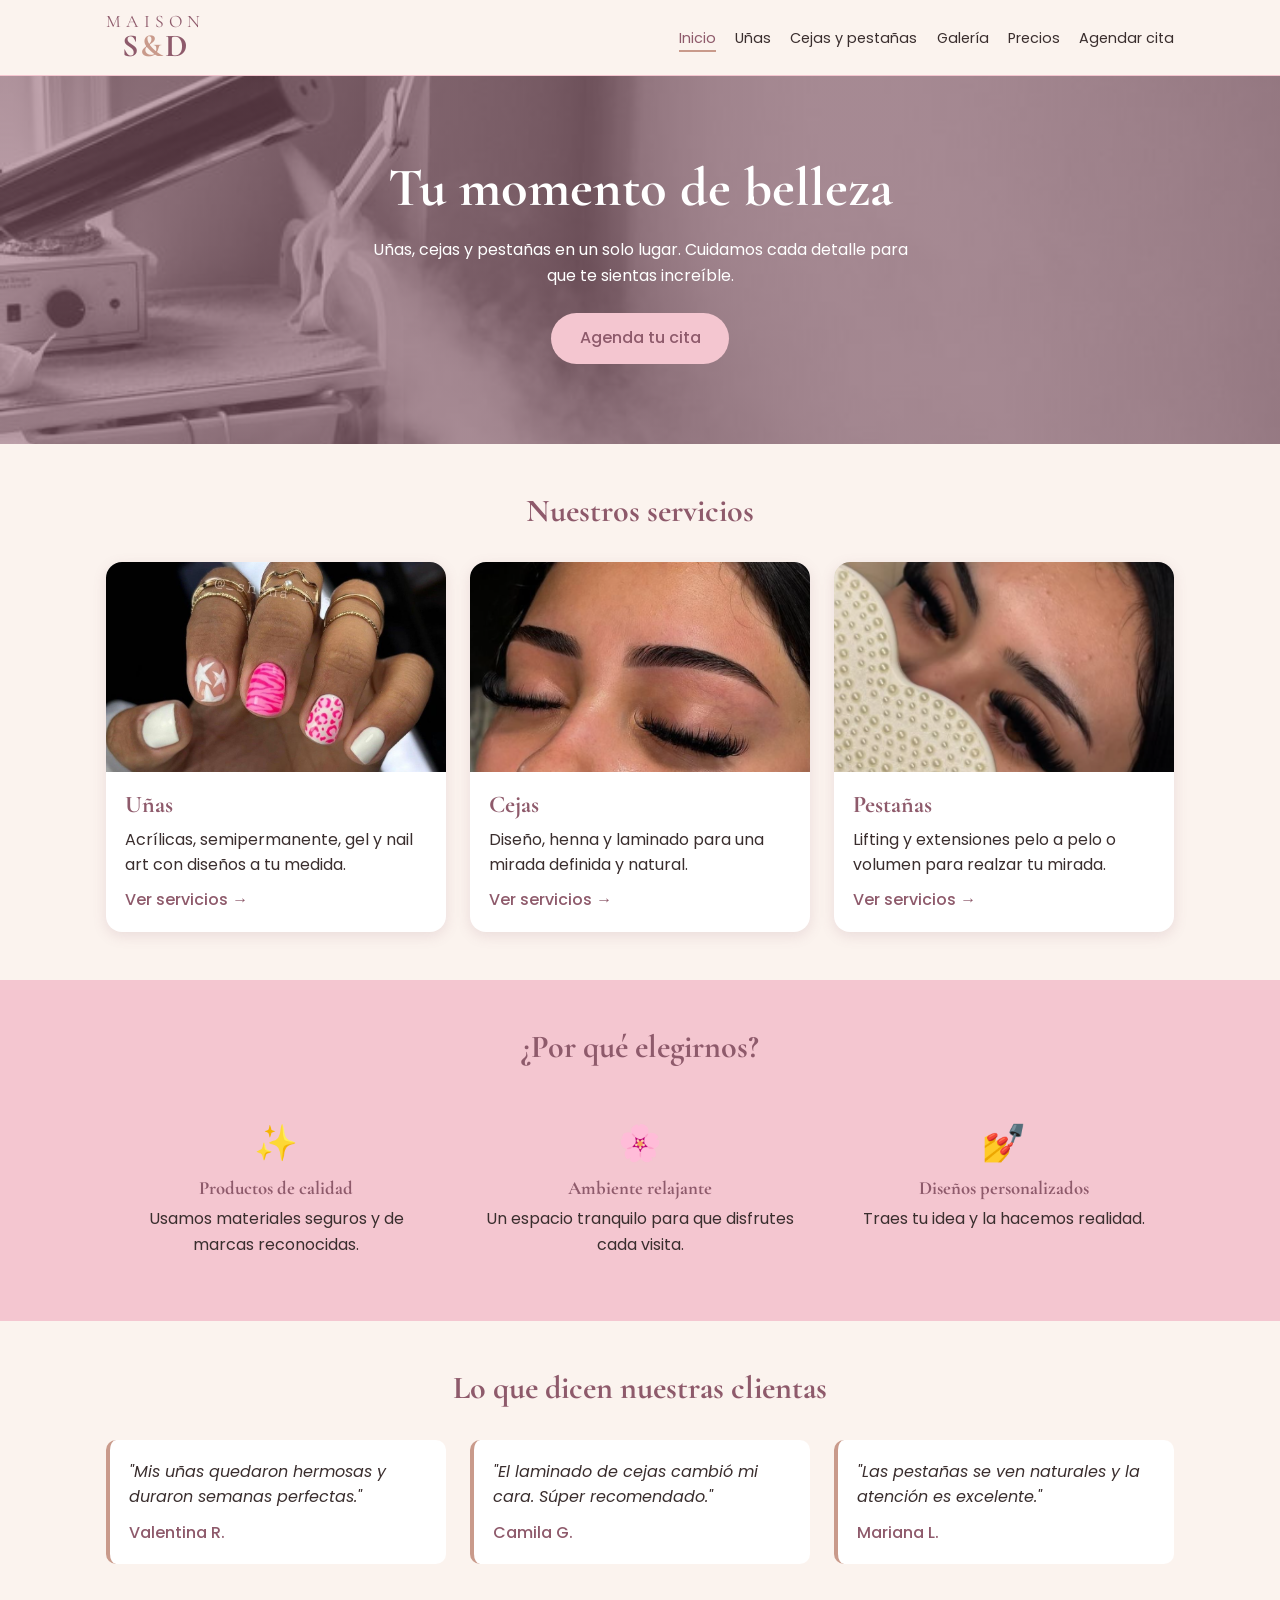
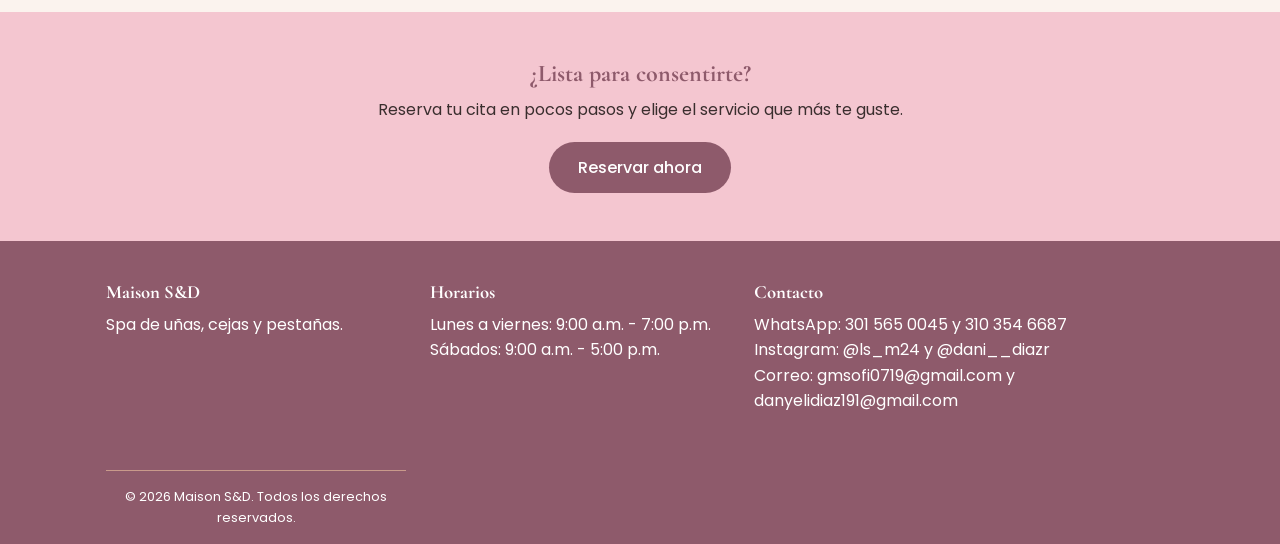
<file: index.html>
<!DOCTYPE html>
<html lang="es">
<head>
  <meta charset="UTF-8">
  <meta name="viewport" content="width=device-width, initial-scale=1.0">
  <meta name="description" content="Maison S&D: spa de uñas, cejas y pestañas. Agenda tu cita y vive tu momento de belleza.">
  <title>Maison S&D | Spa de uñas, cejas y pestañas</title>
  <link rel="preconnect" href="https://fonts.googleapis.com">
  <link rel="preconnect" href="https://fonts.gstatic.com" crossorigin>
  <link href="https://fonts.googleapis.com/css2?family=Cormorant+Garamond:wght@500;700&family=Poppins:wght@300;400;500&display=swap" rel="stylesheet">
  <link rel="stylesheet" href="css/kit.css">
  <link rel="stylesheet" href="css/styles.css">
   <link rel="icon" href="img/icon-sd.jpeg">
</head>
<body>

  <header class="encabezado">
    <div class="contenedor">
      <a href="index.html" class="logo">Maison <strong>S<span>&amp;</span>D</strong></a>
      <nav>
        <ul class="menu">
          <li><a href="index.html" class="activo">Inicio</a></li>
          <li><a href="unas.html">Uñas</a></li>
          <li><a href="cejas-pestanas.html">Cejas y pestañas</a></li>
          <li><a href="galeria.html">Galería</a></li>
          <li><a href="precios.html">Precios</a></li>
          <li><a href="agendar.html">Agendar cita</a></li>
        </ul>
      </nav>
    </div>
  </header>

  <main>
    <section class="hero">
      <div class="contenedor">
        <h1>Tu momento de belleza</h1>
        <p>Uñas, cejas y pestañas en un solo lugar. Cuidamos cada detalle para que te sientas increíble.</p>
        <a href="agendar.html" class="btn">Agenda tu cita</a>
      </div>
    </section>

    <section>
      <div class="contenedor">
        <h2 class="titulo-seccion">Nuestros servicios</h2>
        <div class="rejilla tres">
          <article class="tarjeta">
            <img src="img/unas.jpg" alt="Manos con uñas decoradas en tonos rosados">
            <div class="tarjeta-texto">
              <h3>Uñas</h3>
              <p>Acrílicas, semipermanente, gel y nail art con diseños a tu medida.</p>
              <a href="unas.html">Ver servicios →</a>
            </div>
          </article>
          <article class="tarjeta">
            <img src="img/cejas.jpg" alt="Cejas diseñadas y perfiladas">
            <div class="tarjeta-texto">
              <h3>Cejas</h3>
              <p>Diseño, henna y laminado para una mirada definida y natural.</p>
              <a href="cejas-pestanas.html">Ver servicios →</a>
            </div>
          </article>
          <article class="tarjeta">
            <img src="img/pestanas.jpg" alt="Pestañas con extensiones pelo a pelo">
            <div class="tarjeta-texto">
              <h3>Pestañas</h3>
              <p>Lifting y extensiones pelo a pelo o volumen para realzar tu mirada.</p>
              <a href="cejas-pestanas.html">Ver servicios →</a>
            </div>
          </article>
        </div>
      </div>
    </section>

    <section class="fondo-rosa">
      <div class="contenedor">
        <h2 class="titulo-seccion">¿Por qué elegirnos?</h2>
        <div class="rejilla tres">
          <div class="beneficio">
            <div class="icono">✨</div>
            <h3>Productos de calidad</h3>
            <p>Usamos materiales seguros y de marcas reconocidas.</p>
          </div>
          <div class="beneficio">
            <div class="icono">🌸</div>
            <h3>Ambiente relajante</h3>
            <p>Un espacio tranquilo para que disfrutes cada visita.</p>
          </div>
          <div class="beneficio">
            <div class="icono">💅</div>
            <h3>Diseños personalizados</h3>
            <p>Traes tu idea y la hacemos realidad.</p>
          </div>
        </div>
      </div>
    </section>

    <section>
      <div class="contenedor">
        <h2 class="titulo-seccion">Lo que dicen nuestras clientas</h2>
        <div class="rejilla tres">
          <div class="testimonio">
            <p>"Mis uñas quedaron hermosas y duraron semanas perfectas."</p>
            <span>Valentina R.</span>
          </div>
          <div class="testimonio">
            <p>"El laminado de cejas cambió mi cara. Súper recomendado."</p>
            <span>Camila G.</span>
          </div>
          <div class="testimonio">
            <p>"Las pestañas se ven naturales y la atención es excelente."</p>
            <span>Mariana L.</span>
          </div>
        </div>
      </div>
    </section>

    <section class="fondo-rosa llamado">
      <div class="contenedor">
        <h2>¿Lista para consentirte?</h2>
        <p>Reserva tu cita en pocos pasos y elige el servicio que más te guste.</p>
        <a href="agendar.html" class="btn">Reservar ahora</a>
      </div>
    </section>
  </main>

  <footer class="pie">
    <div class="contenedor">
      <div class="pie-columnas">
        <div>
          <h3>Maison S&amp;D</h3>
          <p>Spa de uñas, cejas y pestañas.</p>
        </div>
        <div>
          <h3>Horarios</h3>
          <ul>
            <li>Lunes a viernes: 9:00 a.m. - 7:00 p.m.</li>
            <li>Sábados: 9:00 a.m. - 5:00 p.m.</li>
          </ul>
        </div>
        <div>
  <h3>Contacto</h3>
  <ul>
    <li>WhatsApp: <a href="https://wa.me/573015650045" target="_blank" rel="noopener">301 565 0045</a> y <a href="https://wa.me/573103546687" target="_blank" rel="noopener">310 354 6687</a></li>
<li>Instagram: <a href="https://instagram.com/ls_m24" target="_blank" rel="noopener">@ls_m24</a> y <a href="https://instagram.com/dani__diazr" target="_blank" rel="noopener">@dani__diazr</a></li>
<li>Correo: <a href="mailto:gmsofi0719@gmail.com">gmsofi0719@gmail.com</a> y <a href="mailto:danyelidiaz191@gmail.com">danyelidiaz191@gmail.com</a></li>
  </ul>
</div>
      <p class="derechos">© 2026 Maison S&amp;D. Todos los derechos reservados.</p>
    </div>
  </footer>

</body>
</html>
</file>
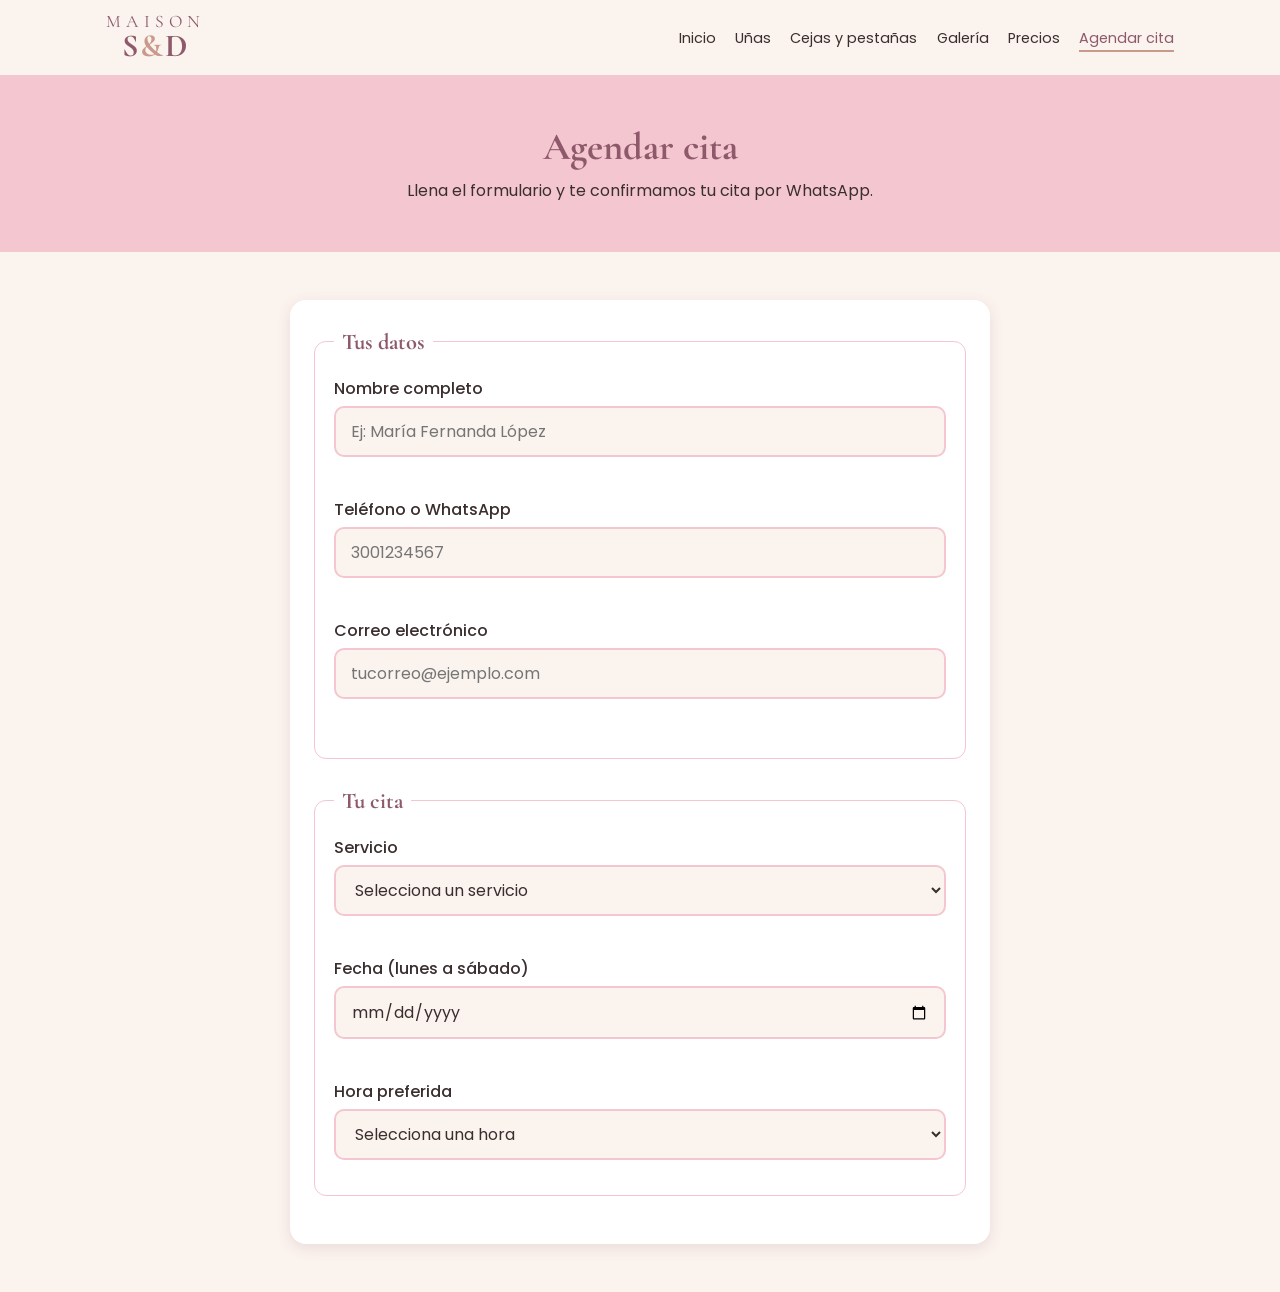
<file: agendar.html>
<!DOCTYPE html>
<html lang="es">
<head>
  <meta charset="UTF-8">
  <meta name="viewport" content="width=device-width, initial-scale=1.0">
  <meta name="description" content="Agenda tu cita en Maison S&D: uñas, cejas y pestañas. Elige tu servicio, fecha y hora.">
  <title>Agendar cita | Maison S&D</title>
  <link rel="preconnect" href="https://fonts.googleapis.com">
  <link rel="preconnect" href="https://fonts.gstatic.com" crossorigin>
  <link href="https://fonts.googleapis.com/css2?family=Cormorant+Garamond:wght@500;700&family=Poppins:wght@300;400;500&display=swap" rel="stylesheet">
  <link rel="stylesheet" href="css/kit.css">
  <link rel="stylesheet" href="css/styles.css">
   <link rel="icon" href="img/icon-sd.jpeg">
</head>
<body>

  <header class="encabezado">
    <div class="contenedor">
      <a href="index.html" class="logo">Maison <strong>S<span>&amp;</span>D</strong></a>
      <nav>
        <ul class="menu">
          <li><a href="index.html">Inicio</a></li>
          <li><a href="unas.html">Uñas</a></li>
          <li><a href="cejas-pestanas.html">Cejas y pestañas</a></li>
          <li><a href="galeria.html">Galería</a></li>
          <li><a href="precios.html">Precios</a></li>
          <li><a href="agendar.html" class="activo">Agendar cita</a></li>
        </ul>
      </nav>
    </div>
  </header>

  <main>
    <section class="banner-pagina">
      <div class="contenedor">
        <h1>Agendar cita</h1>
        <p>Llena el formulario y te confirmamos tu cita por WhatsApp.</p>
      </div>
    </section>

    <section>
      <div class="contenedor">

        <div id="resumen" class="resumen" hidden aria-live="polite">
          <h2>¡Solicitud recibida!</h2>
          <p id="mensaje-final"></p>
          <dl id="detalle"></dl>
        </div>

        <form id="formAgenda" class="formulario" novalidate>

          <fieldset>
            <legend>Tus datos</legend>

            <div class="campo">
              <label for="nombre">Nombre completo</label>
              <input type="text" id="nombre" name="nombre" placeholder="Ej: María Fernanda López"
                     required minlength="3" maxlength="60"
                     pattern="[A-Za-zÁÉÍÓÚáéíóúÑñÜü ]+" autocomplete="name">
              <small class="error" id="error-nombre"></small>
            </div>

            <div class="campo">
              <label for="telefono">Teléfono o WhatsApp</label>
              <input type="tel" id="telefono" name="telefono" placeholder="3001234567"
                     required pattern="[0-9]{10}" maxlength="10" inputmode="numeric" autocomplete="tel">
              <small class="error" id="error-telefono"></small>
            </div>

            <div class="campo">
              <label for="correo">Correo electrónico</label>
              <input type="email" id="correo" name="correo" placeholder="tucorreo@ejemplo.com"
                     required autocomplete="email">
              <small class="error" id="error-correo"></small>
            </div>
          </fieldset>

          <fieldset>
            <legend>Tu cita</legend>

            <div class="campo">
              <label for="servicio">Servicio</label>
              <select id="servicio" name="servicio" required>
                <option value="">Selecciona un servicio</option>
                <optgroup label="Uñas">
                  <option>Uñas acrílicas</option>
                  <option>Semipermanente</option>
                  <option>Gel</option>
                  <option>Press-on</option>
                  <option>Nail art</option>
                  <option>Manicure spa</option>
                </optgroup>
                <optgroup label="Cejas">
                  <option>Diseño de cejas</option>
                  <option>Diseño con henna</option>
                  <option>Laminado de cejas</option>
                </optgroup>
                <optgroup label="Pestañas">
                  <option>Lifting de pestañas</option>
                  <option>Extensiones pelo a pelo</option>
                  <option>Extensiones volumen</option>
                  <option>Retoque de pestañas</option>
                </optgroup>
                <optgroup label="Combos">
                  <option>Combo Manos y mirada</option>
                  <option>Combo Glam</option>
                  <option>Combo Día de spa completo</option>
                </optgroup>
              </select>
              <small class="error" id="error-servicio"></small>
            </div>

            <div class="campo">
              <label for="fecha">Fecha (lunes a sábado)</label>
              <input type="date" id="fecha" name="fecha" required>
              <small class="error" id="error-fecha"></small>
            </div>

            <div class="campo">
              <label for="hora">Hora preferida</label>
              <select id="hora" name="hora" required>
                <option value="">Selecciona una hora</option>
                <option>9:00 a.m.</option>
                <option>10:00 a.m.</option>
                <option>11:00 a.m.</option>
                <option>12:00 m.</option>
                <option>2:00 p.m.</option>
                <option>3:00 p.m.</option>
                <option>4:00 p.m.</option>
                <option>5:00 p.m.</option>
              </select>
              <small class="error"
</file>
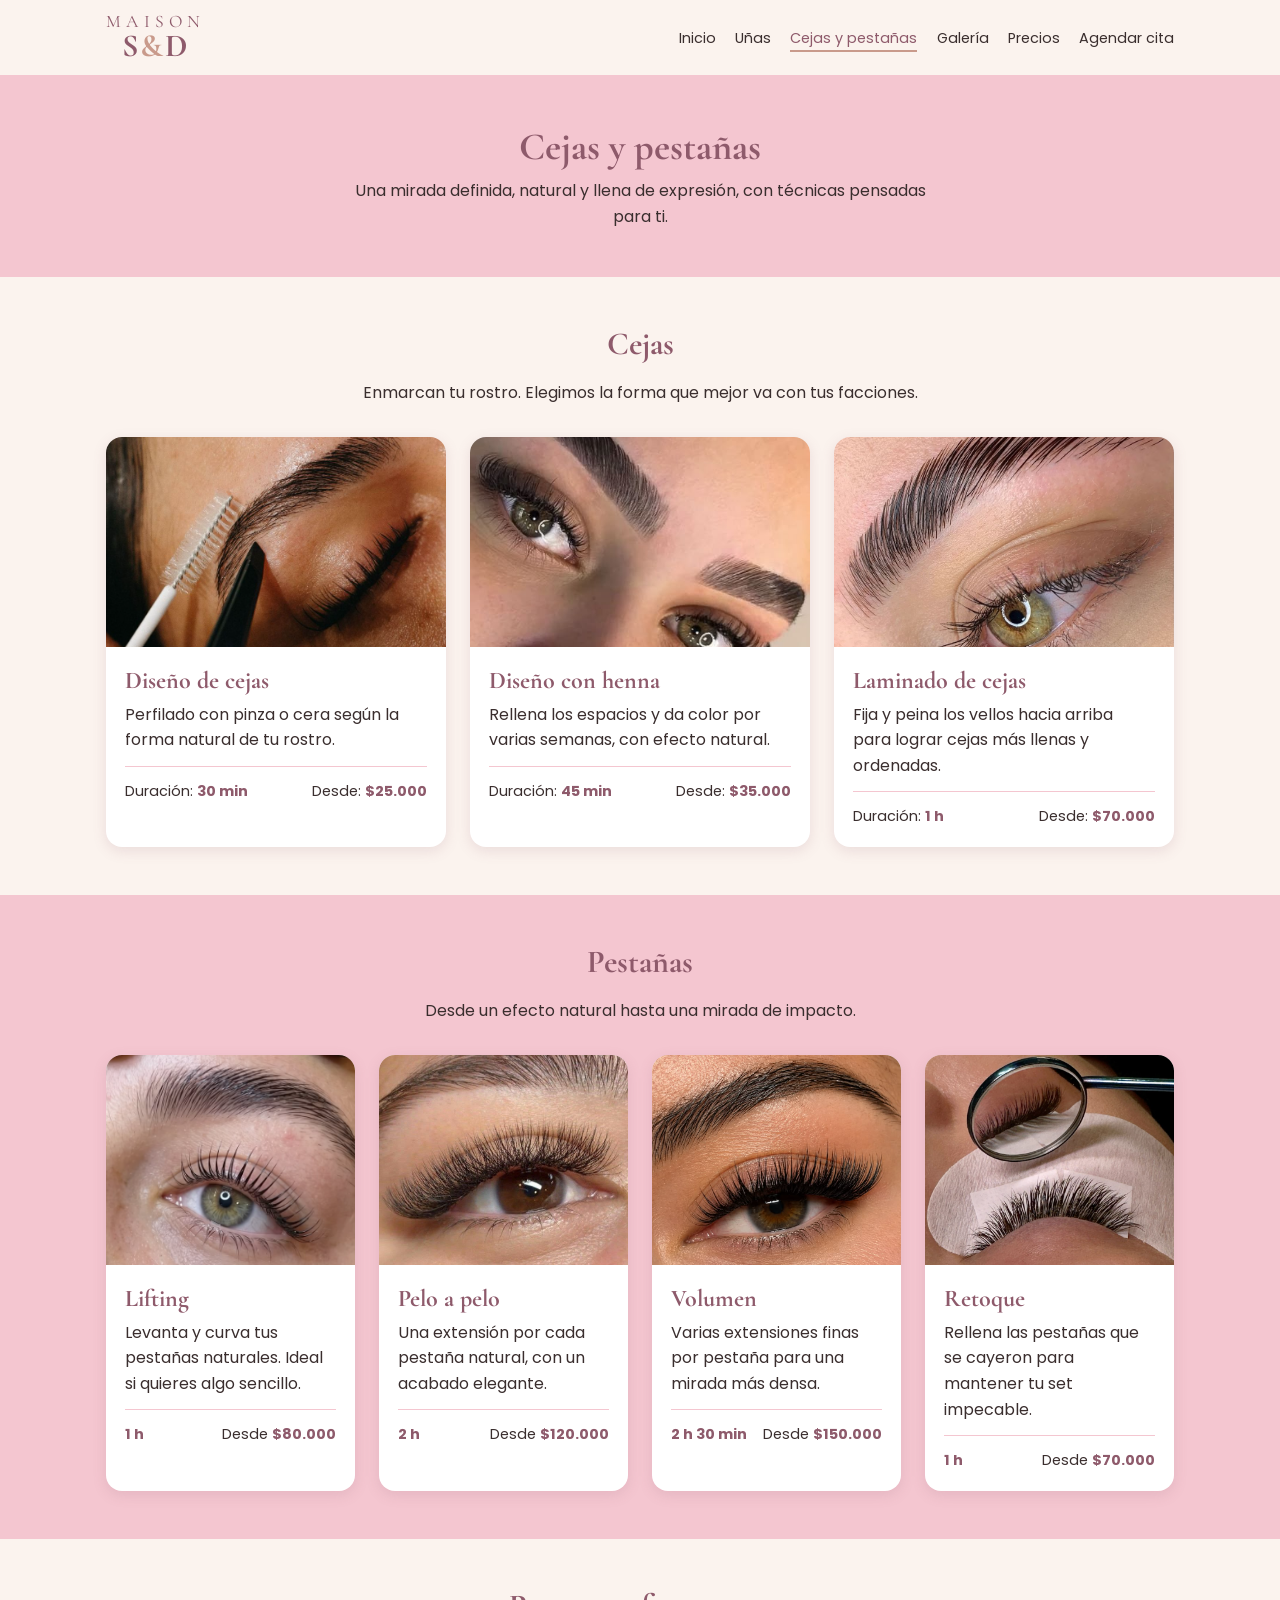
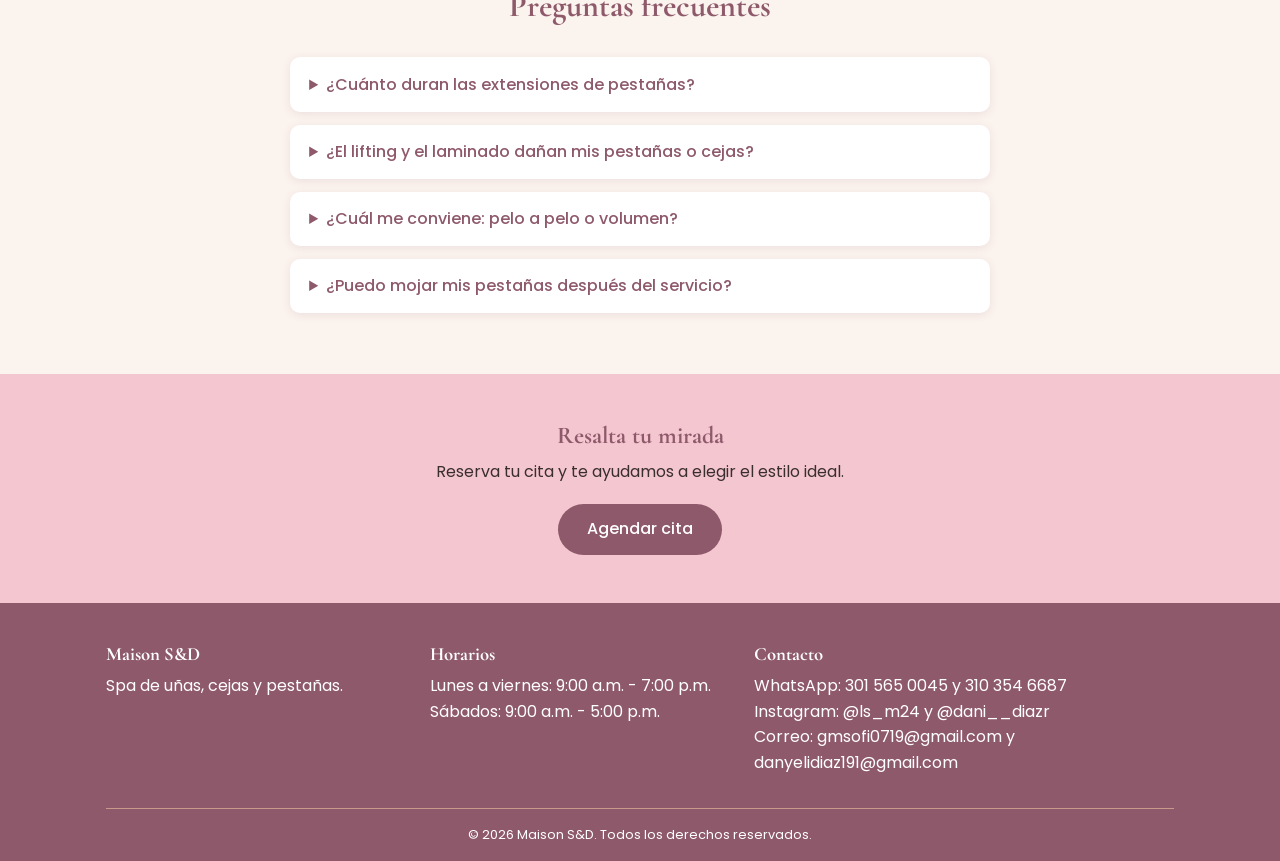
<file: cejas-pestanas.html>
<!DOCTYPE html>
<html lang="es">
<head>
  <meta charset="UTF-8">
  <meta name="viewport" content="width=device-width, initial-scale=1.0">
  <meta name="description" content="Diseño de cejas, henna, laminado, lifting y extensiones de pestañas en Maison S&D.">
  <title>Cejas y pestañas | Maison S&D</title>
  <link rel="preconnect" href="https://fonts.googleapis.com">
  <link rel="preconnect" href="https://fonts.gstatic.com" crossorigin>
  <link href="https://fonts.googleapis.com/css2?family=Cormorant+Garamond:wght@500;700&family=Poppins:wght@300;400;500&display=swap" rel="stylesheet">
  <link rel="stylesheet" href="css/kit.css">
  <link rel="stylesheet" href="css/styles.css">
   <link rel="icon" href="img/icon-sd.jpeg">
</head>
<body>

  <header class="encabezado">
    <div class="contenedor">
      <a href="index.html" class="logo">Maison <strong>S<span>&amp;</span>D</strong></a>
      <nav>
        <ul class="menu">
          <li><a href="index.html">Inicio</a></li>
          <li><a href="unas.html">Uñas</a></li>
          <li><a href="cejas-pestanas.html" class="activo">Cejas y pestañas</a></li>
          <li><a href="galeria.html">Galería</a></li>
          <li><a href="precios.html">Precios</a></li>
          <li><a href="agendar.html">Agendar cita</a></li>
        </ul>
      </nav>
    </div>
  </header>

  <main>
    <section class="banner-pagina">
      <div class="contenedor">
        <h1>Cejas y pestañas</h1>
        <p>Una mirada definida, natural y llena de expresión, con técnicas pensadas para ti.</p>
      </div>
    </section>

    <section>
      <div class="contenedor">
        <h2 class="titulo-seccion">Cejas</h2>
        <p class="subtitulo">Enmarcan tu rostro. Elegimos la forma que mejor va con tus facciones.</p>
        <div class="rejilla tres">

          <article class="tarjeta">
            <img src="img/cejas-diseno.jpg" alt="Cejas con diseño y perfilado" loading="lazy">
            <div class="tarjeta-texto">
              <h3>Diseño de cejas</h3>
              <p>Perfilado con pinza o cera según la forma natural de tu rostro.</p>
              <ul class="datos">
                <li>Duración: <strong>30 min</strong></li>
                <li>Desde: <strong>$25.000</strong></li>
              </ul>
            </div>
          </article>

          <article class="tarjeta">
            <img src="img/cejas-henna.jpg" alt="Cejas con henna y color definido" loading="lazy">
            <div class="tarjeta-texto">
              <h3>Diseño con henna</h3>
              <p>Rellena los espacios y da color por varias semanas, con efecto natural.</p>
              <ul class="datos">
                <li>Duración: <strong>45 min</strong></li>
                <li>Desde: <strong>$35.000</strong></li>
              </ul>
            </div>
          </article>

          <article class="tarjeta">
            <img src="img/cejas-laminado.jpg" alt="Cejas laminadas con efecto peinado" loading="lazy">
            <div class="tarjeta-texto">
              <h3>Laminado de cejas</h3>
              <p>Fija y peina los vellos hacia arriba para lograr cejas más llenas y ordenadas.</p>
              <ul class="datos">
                <li>Duración: <strong>1 h</strong></li>
                <li>Desde: <strong>$70.000</strong></li>
              </ul>
            </div>
          </article>

        </div>
      </div>
    </section>

    <section class="fondo-rosa">
      <div class="contenedor">
        <h2 class="titulo-seccion">Pestañas</h2>
        <p class="subtitulo">Desde un efecto natural hasta una mirada de impacto.</p>
        <div class="rejilla cuatro">

          <article class="tarjeta">
            <img src="img/pestanas-lifting.jpg" alt="Pestañas con lifting y curvatura natural" loading="lazy">
            <div class="tarjeta-texto">
              <h3>Lifting</h3>
              <p>Levanta y curva tus pestañas naturales. Ideal si quieres algo sencillo.</p>
              <ul class="datos">
                <li><strong>1 h</strong></li>
                <li>Desde <strong>$80.000</strong></li>
              </ul>
            </div>
          </article>

          <article class="tarjeta">
            <img src="img/pestanas-pelo-a-pelo.jpg" alt="Extensiones de pestañas pelo a pelo" loading="lazy">
            <div class="tarjeta-texto">
              <h3>Pelo a pelo</h3>
              <p>Una extensión por cada pestaña natural, con un acabado elegante.</p>
              <ul class="datos">
                <li><strong>2 h</strong></li>
                <li>Desde <strong>$120.000</strong></li>
              </ul>
            </div>
          </article>

          <article class="tarjeta">
            <img src="img/pestanas-volumen.jpg" alt="Extensiones de pestañas volumen" loading="lazy">
            <div class="tarjeta-texto">
              <h3>Volumen</h3>
              <p>Varias extensiones finas por pestaña para una mirada más densa.</p>
              <ul class="datos">
                <li><strong>2 h 30 min</strong></li>
                <li>Desde <strong>$150.000</strong></li>
              </ul>
            </div>
          </article>

          <article class="tarjeta">
            <img src="img/pestanas-retoque.jpg" alt="Retoque de extensiones de pestañas" loading="lazy">
            <div class="tarjeta-texto">
              <h3>Retoque</h3>
              <p>Rellena las pestañas que se cayeron para mantener tu set impecable.</p>
              <ul class="datos">
                <li><strong>1 h</strong></li>
                <li>Desde <strong>$70.000</strong></li>
              </ul>
            </div>
          </article>

        </div>
      </div>
    </section>

    <section>
      <div class="contenedor">
        <h2 class="titulo-seccion">Preguntas frecuentes</h2>
        <div class="faq">
          <details>
            <summary>¿Cuánto duran las extensiones de pestañas?</summary>
            <p>Entre 3 y 4 semanas. Con retoques periódicos puedes mantenerlas siempre completas.</p>
          </details>
          <details>
            <summary>¿El lifting y el laminado dañan mis pestañas o cejas?</summary>
            <p>No, si los hace una profesional con productos de calidad. Son procesos suaves y no son permanentes.</p>
          </details>
          <details>
            <summary>¿Cuál me conviene: pelo a pelo o volumen?</summary>
            <p>El pelo a pelo da un efecto natural y definido. El volumen es más denso y llamativo. En tu cita te asesoramos.</p>
          </details>
          <details>
            <summary>¿Puedo mojar mis pestañas después del servicio?</summary>
            <p>Evita el agua y el vapor durante las primeras 24 horas para que el adhesivo o el tratamiento se fije bien.</p>
          </details>
        </div>
      </div>
    </section>

    <section class="fondo-rosa llamado">
      <div class="contenedor">
        <h2>Resalta tu mirada</h2>
        <p>Reserva tu cita y te ayudamos a elegir el estilo ideal.</p>
        <a href="agendar.html" class="btn">Agendar cita</a>
      </div>
    </section>
  </main>

  <footer class="pie">
    <div class="contenedor">
      <div class="pie-columnas">
        <div>
          <h3>Maison S&amp;D</h3>
          <p>Spa de uñas, cejas y pestañas.</p>
        </div>
        <div>
          <h3>Horarios</h3>
          <ul>
            <li>Lunes a viernes: 9:00 a.m. - 7:00 p.m.</li>
            <li>Sábados: 9:00 a.m. - 5:00 p.m.</li>
          </ul>
        </div>
        <div>
        <h3>Contacto</h3>
        <ul>
          <li>WhatsApp: <a href="https://wa.me/573015650045" target="_blank" rel="noopener">301 565 0045</a> y <a href="https://wa.me/573103546687" target="_blank" rel="noopener">310 354 6687</a></li>
          <li>Instagram: <a href="https://instagram.com/ls_m24" target="_blank" rel="noopener">@ls_m24</a> y <a href="https://instagram.com/dani__diazr" target="_blank" rel="noopener">@dani__diazr</a></li>
          <li>Correo: <a href="mailto:gmsofi0719@gmail.com">gmsofi0719@gmail.com</a> y <a href="mailto:danyelidiaz191@gmail.com">danyelidiaz191@gmail.com</a></li>
        </ul>
      </div>
      </div>
      <p class="derechos">© 2026 Maison S&amp;D. Todos los derechos reservados.</p>
    </div>
  </footer>

</body>
</html>
</file>
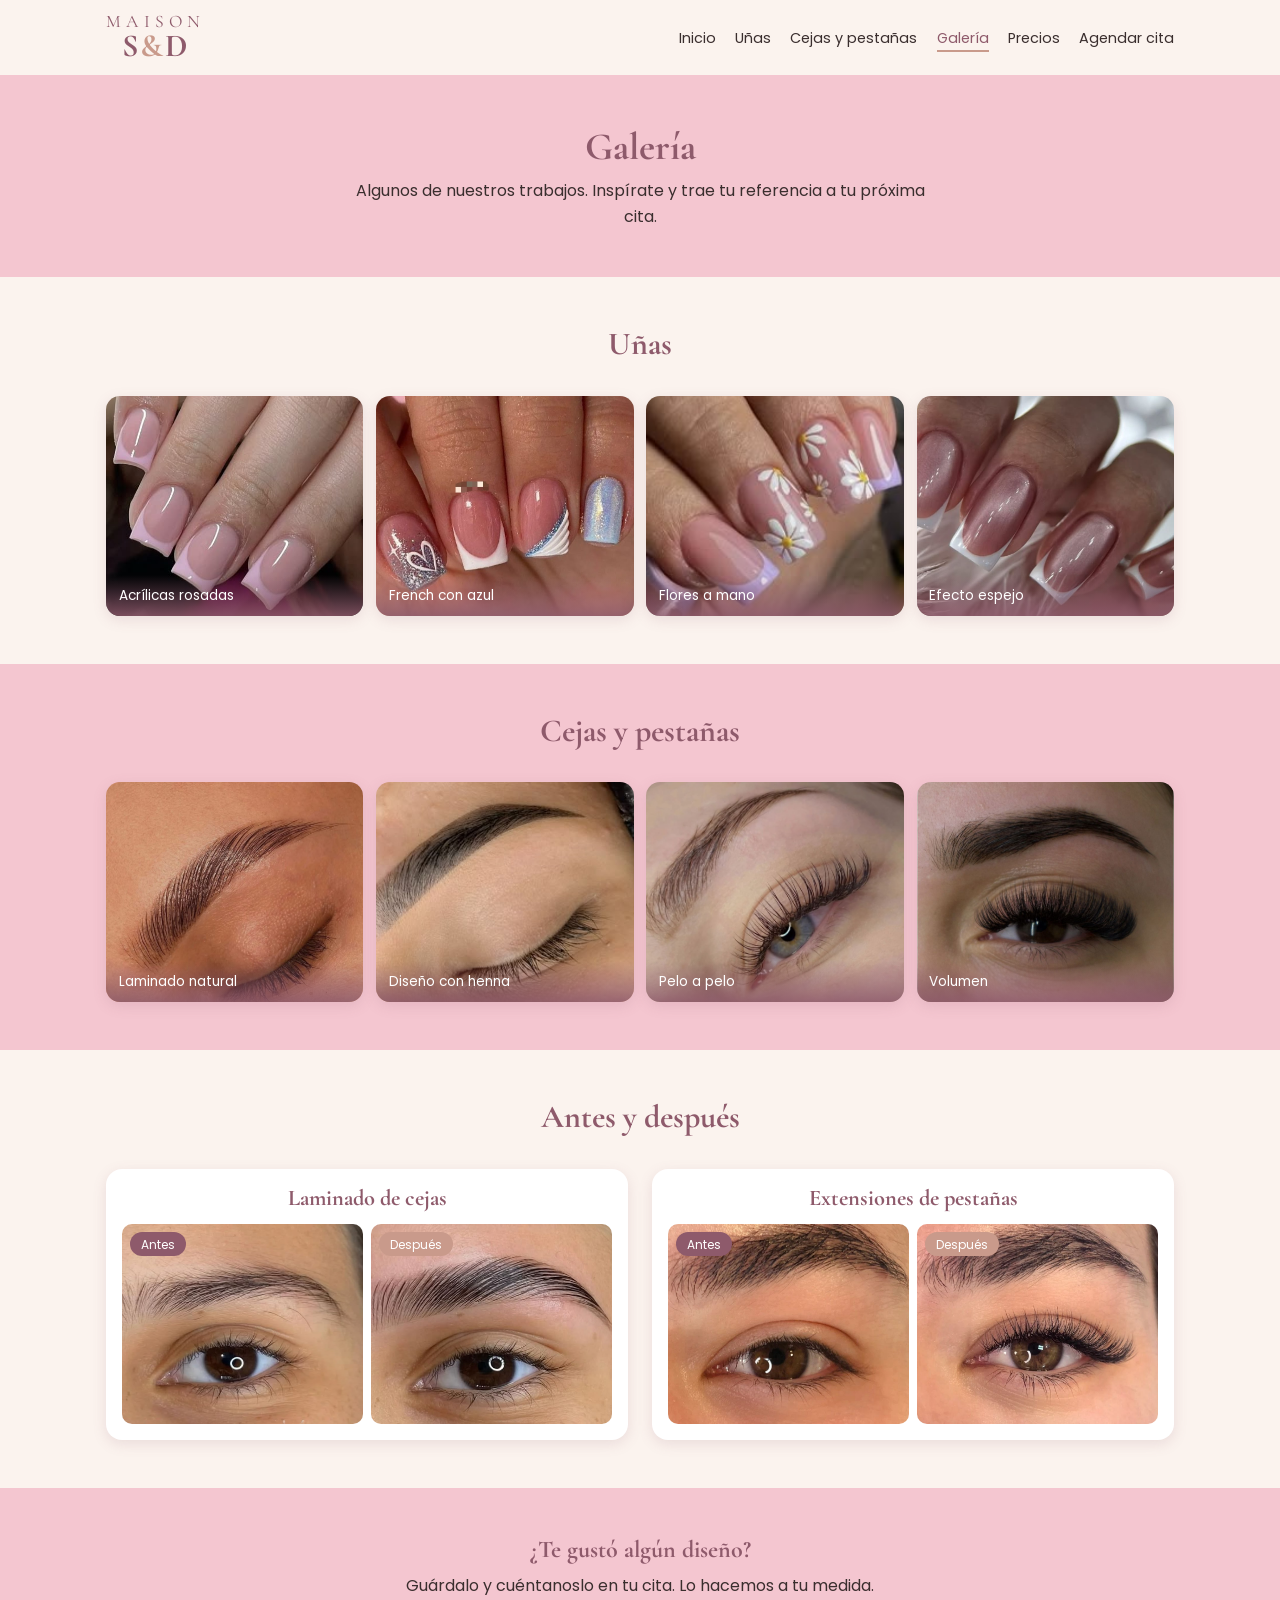
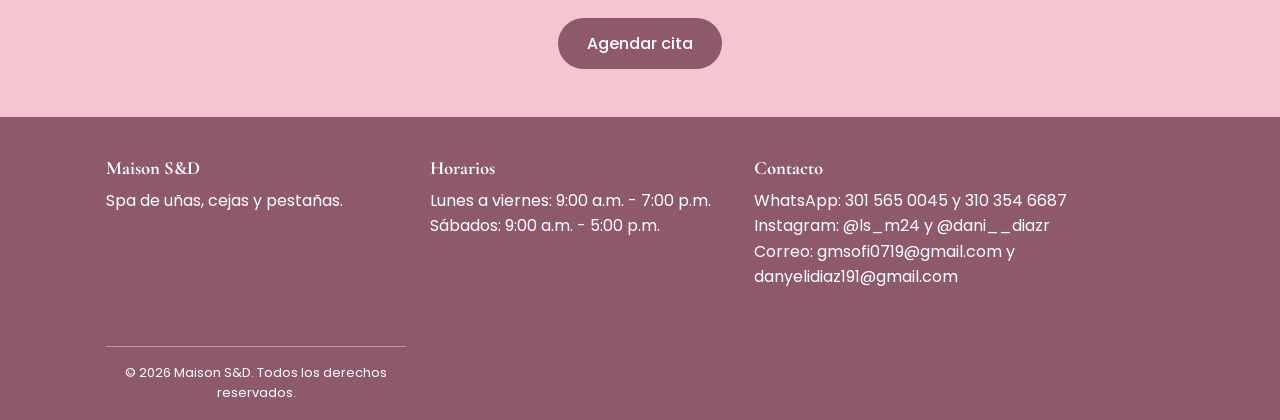
<file: galeria.html>
<!DOCTYPE html>
<html lang="es">
<head>
  <meta charset="UTF-8">
  <meta name="viewport" content="width=device-width, initial-scale=1.0">
  <meta name="description" content="Galería de trabajos de Maison S&D: uñas, cejas y pestañas, con antes y después.">
  <title>Galería | Maison S&D</title>
  <link rel="preconnect" href="https://fonts.googleapis.com">
  <link rel="preconnect" href="https://fonts.gstatic.com" crossorigin>
  <link href="https://fonts.googleapis.com/css2?family=Cormorant+Garamond:wght@500;700&family=Poppins:wght@300;400;500&display=swap" rel="stylesheet">
  <link rel="stylesheet" href="css/kit.css">
  <link rel="stylesheet" href="css/styles.css">
   <link rel="icon" href="img/icon-sd.jpeg">
</head>
<body>

  <header class="encabezado">
    <div class="contenedor">
      <a href="index.html" class="logo">Maison <strong>S<span>&amp;</span>D</strong></a>
      <nav>
        <ul class="menu">
          <li><a href="index.html">Inicio</a></li>
          <li><a href="unas.html">Uñas</a></li>
          <li><a href="cejas-pestanas.html">Cejas y pestañas</a></li>
          <li><a href="galeria.html" class="activo">Galería</a></li>
          <li><a href="precios.html">Precios</a></li>
          <li><a href="agendar.html">Agendar cita</a></li>
        </ul>
      </nav>
    </div>
  </header>

  <main>
    <section class="banner-pagina">
      <div class="contenedor">
        <h1>Galería</h1>
        <p>Algunos de nuestros trabajos. Inspírate y trae tu referencia a tu próxima cita.</p>
      </div>
    </section>

    <section>
      <div class="contenedor">
        <h2 class="titulo-seccion">Uñas</h2>
        <div class="galeria">
          <figure>
            <img src="img/galeria-unas-1.jpg" alt="Uñas acrílicas rosadas con brillo" loading="lazy">
            <figcaption>Acrílicas rosadas</figcaption>
          </figure>
          <figure>
            <img src="img/galeria-unas-2.jpg" alt="Uñas con diseño French y detalles dorados" loading="lazy">
            <figcaption>French con azul</figcaption>
          </figure>
          <figure>
            <img src="img/galeria-unas-3.jpg" alt="Uñas con flores pintadas a mano" loading="lazy">
            <figcaption>Flores a mano</figcaption>
          </figure>
          <figure>
            <img src="img/galeria-unas-4.jpg" alt="Uñas con efecto espejo y pedrería" loading="lazy">
            <figcaption>Efecto espejo</figcaption>
          </figure>
        </div>
      </div>
    </section>

    <section class="fondo-rosa">
      <div class="contenedor">
        <h2 class="titulo-seccion">Cejas y pestañas</h2>
        <div class="galeria">
          <figure>
            <img src="img/galeria-cejas-1.jpg" alt="Cejas laminadas con acabado natural" loading="lazy">
            <figcaption>Laminado natural</figcaption>
          </figure>
          <figure>
            <img src="img/galeria-cejas-2.jpg" alt="Cejas diseñadas con henna" loading="lazy">
            <figcaption>Diseño con henna</figcaption>
          </figure>
          <figure>
            <img src="img/galeria-pestanas-1.jpg" alt="Pestañas con extensiones pelo a pelo" loading="lazy">
            <figcaption>Pelo a pelo</figcaption>
          </figure>
          <figure>
            <img src="img/galeria-pestanas-2.jpg" alt="Pestañas con extensiones volumen" loading="lazy">
            <figcaption>Volumen</figcaption>
          </figure>
        </div>
      </div>
    </section>

    <section>
      <div class="contenedor">
        <h2 class="titulo-seccion">Antes y después</h2>
        <div class="comparacion">

          <article class="caso">
            <h3>Laminado de cejas</h3>
            <div class="caso-fotos">
              <figure>
                <img src="img/antes-cejas.jpg" alt="Cejas antes del laminado" loading="lazy">
                <figcaption>Antes</figcaption>
              </figure>
              <figure>
                <img src="img/despues-cejas.jpg" alt="Cejas después del laminado" loading="lazy">
                <figcaption>Después</figcaption>
              </figure>
            </div>
          </article>

          <article class="caso">
            <h3>Extensiones de pestañas</h3>
            <div class="caso-fotos">
              <figure>
                <img src="img/antes-pestanas.jpg" alt="Pestañas naturales antes de las extensiones" loading="lazy">
                <figcaption>Antes</figcaption>
              </figure>
              <figure>
                <img src="img/despues-pestanas.jpg" alt="Pestañas después de las extensiones" loading="lazy">
                <figcaption>Después</figcaption>
              </figure>
            </div>
          </article>

        </div>
      </div>
    </section>

    <section class="fondo-rosa llamado">
      <div class="contenedor">
        <h2>¿Te gustó algún diseño?</h2>
        <p>Guárdalo y cuéntanoslo en tu cita. Lo hacemos a tu medida.</p>
        <a href="agendar.html" class="btn">Agendar cita</a>
      </div>
    </section>
  </main>

  <footer class="pie">
    <div class="contenedor">
      <div class="pie-columnas">
        <div>
          <h3>Maison S&amp;D</h3>
          <p>Spa de uñas, cejas y pestañas.</p>
        </div>
        <div>
          <h3>Horarios</h3>
          <ul>
            <li>Lunes a viernes: 9:00 a.m. - 7:00 p.m.</li>
            <li>Sábados: 9:00 a.m. - 5:00 p.m.</li>
          </ul>
        </div>
        <div>
  <h3>Contacto</h3>
  <ul>
    <li>WhatsApp: <a href="https://wa.me/573015650045" target="_blank" rel="noopener">301 565 0045</a> y <a href="https://wa.me/573103546687" target="_blank" rel="noopener">310 354 6687</a></li>
<li>Instagram: <a href="https://instagram.com/ls_m24" target="_blank" rel="noopener">@ls_m24</a> y <a href="https://instagram.com/dani__diazr" target="_blank" rel="noopener">@dani__diazr</a></li>
<li>Correo: <a href="mailto:gmsofi0719@gmail.com">gmsofi0719@gmail.com</a> y <a href="mailto:danyelidiaz191@gmail.com">danyelidiaz191@gmail.com</a></li>
  </ul>
</div>
      <p class="derechos">© 2026 Maison S&amp;D. Todos los derechos reservados.</p>
    </div>
  </footer>

</body>
</html>
</file>
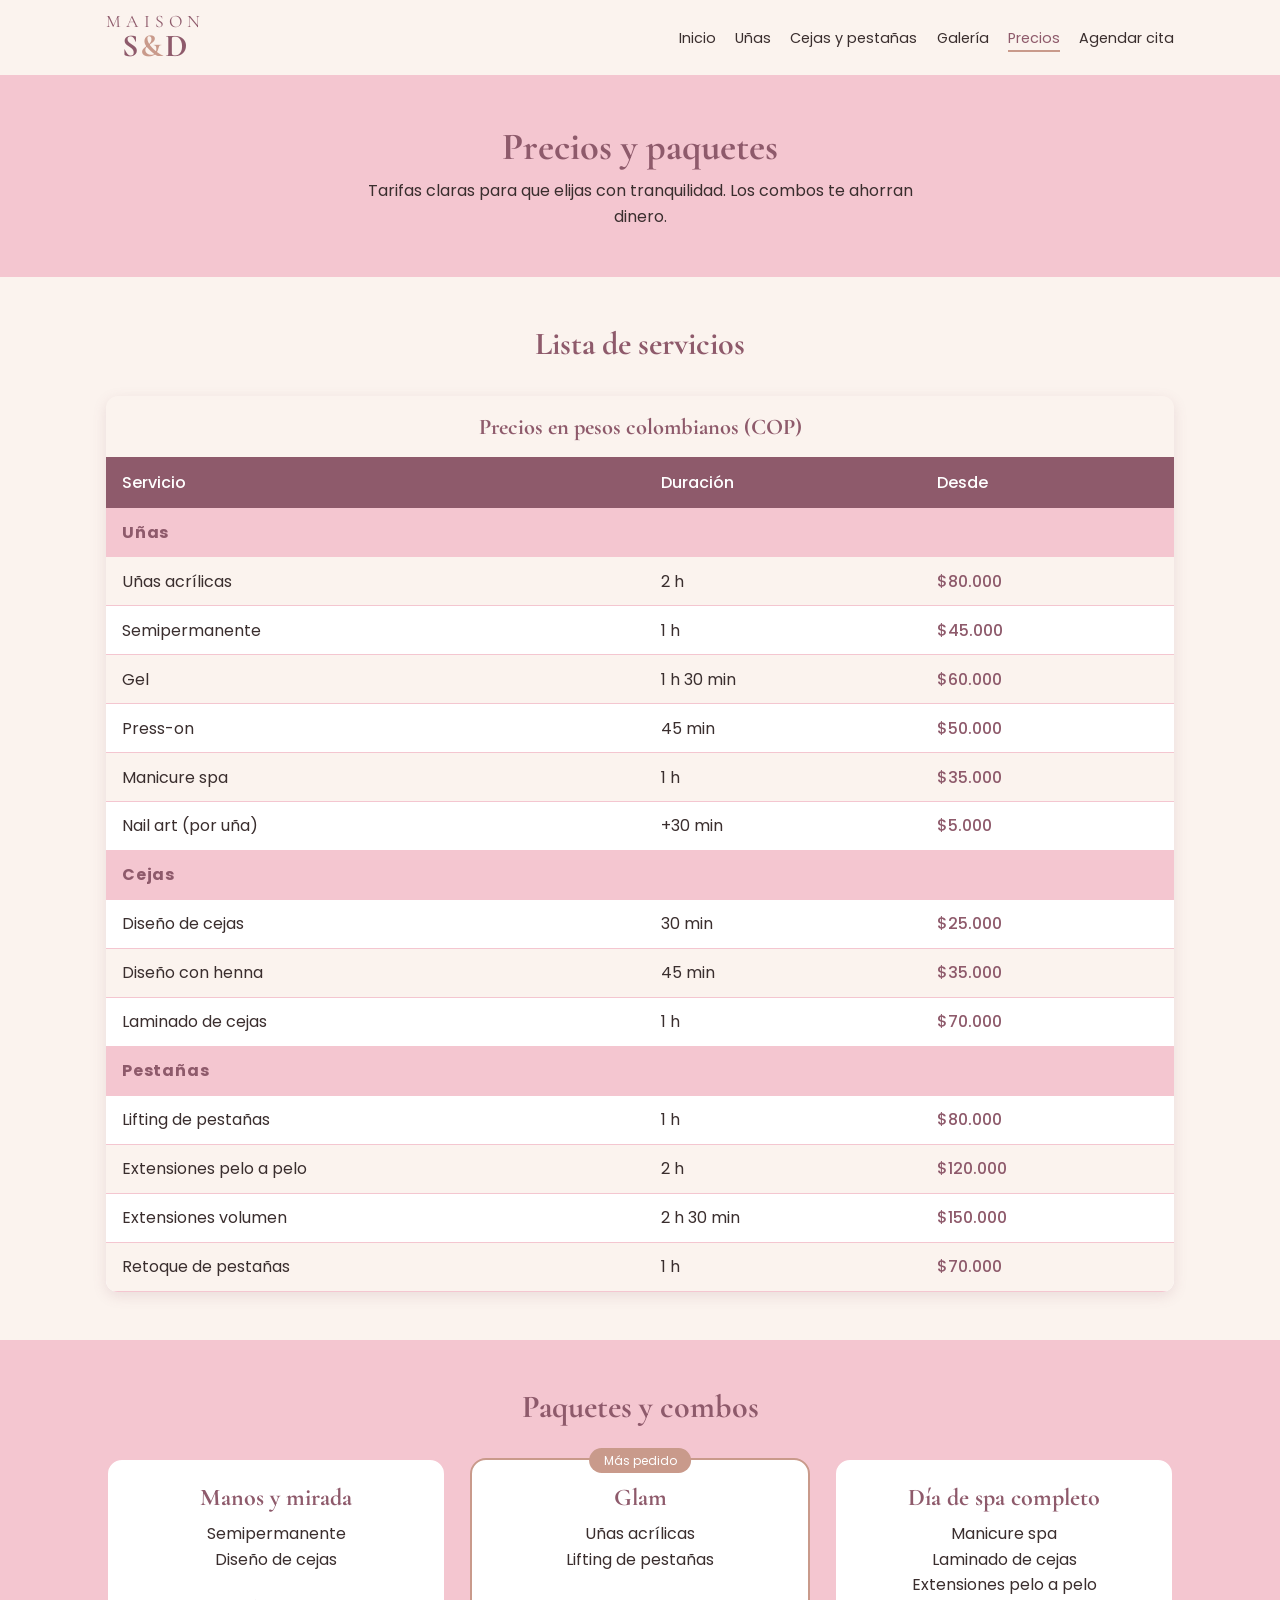
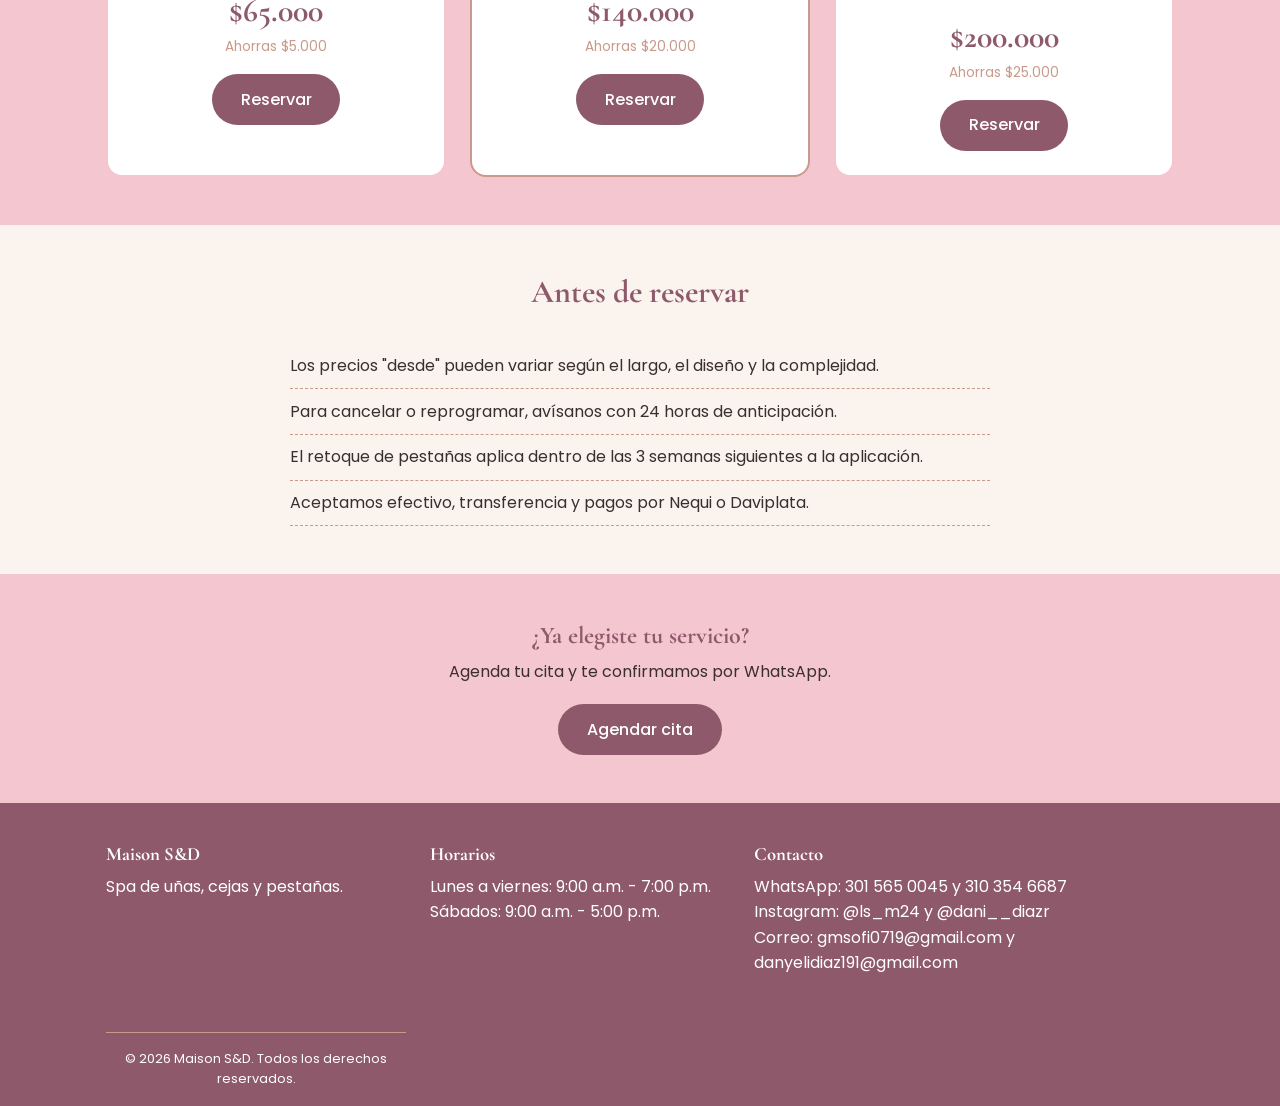
<file: precios.html>
<!DOCTYPE html>
<html lang="es">
<head>
  <meta charset="UTF-8">
  <meta name="viewport" content="width=device-width, initial-scale=1.0">
  <meta name="description" content="Precios y paquetes de Maison S&D: uñas, cejas, pestañas y combos de spa.">
  <title>Precios y paquetes | Maison S&D</title>
  <link rel="preconnect" href="https://fonts.googleapis.com">
  <link rel="preconnect" href="https://fonts.gstatic.com" crossorigin>
  <link href="https://fonts.googleapis.com/css2?family=Cormorant+Garamond:wght@500;700&family=Poppins:wght@300;400;500&display=swap" rel="stylesheet">
  <link rel="stylesheet" href="css/kit.css">
  <link rel="stylesheet" href="css/styles.css">
   <link rel="icon" href="img/icon-sd.jpeg">
</head>
<body>

  <header class="encabezado">
    <div class="contenedor">
      <a href="index.html" class="logo">Maison <strong>S<span>&amp;</span>D</strong></a>
      <nav>
        <ul class="menu">
          <li><a href="index.html">Inicio</a></li>
          <li><a href="unas.html">Uñas</a></li>
          <li><a href="cejas-pestanas.html">Cejas y pestañas</a></li>
          <li><a href="galeria.html">Galería</a></li>
          <li><a href="precios.html" class="activo">Precios</a></li>
          <li><a href="agendar.html">Agendar cita</a></li>
        </ul>
      </nav>
    </div>
  </header>

  <main>
    <section class="banner-pagina">
      <div class="contenedor">
        <h1>Precios y paquetes</h1>
        <p>Tarifas claras para que elijas con tranquilidad. Los combos te ahorran dinero.</p>
      </div>
    </section>

    <section>
      <div class="contenedor">
        <h2 class="titulo-seccion">Lista de servicios</h2>
        <div class="tabla-contenedor">
          <table class="tabla-precios">
            <caption>Precios en pesos colombianos (COP)</caption>
            <thead>
              <tr>
                <th scope="col">Servicio</th>
                <th scope="col">Duración</th>
                <th scope="col">Desde</th>
              </tr>
            </thead>
            <tbody>
              <tr class="categoria"><th colspan="3" scope="colgroup">Uñas</th></tr>
              <tr><th scope="row">Uñas acrílicas</th><td>2 h</td><td>$80.000</td></tr>
              <tr><th scope="row">Semipermanente</th><td>1 h</td><td>$45.000</td></tr>
              <tr><th scope="row">Gel</th><td>1 h 30 min</td><td>$60.000</td></tr>
              <tr><th scope="row">Press-on</th><td>45 min</td><td>$50.000</td></tr>
              <tr><th scope="row">Manicure spa</th><td>1 h</td><td>$35.000</td></tr>
              <tr><th scope="row">Nail art (por uña)</th><td>+30 min</td><td>$5.000</td></tr>

              <tr class="categoria"><th colspan="3" scope="colgroup">Cejas</th></tr>
              <tr><th scope="row">Diseño de cejas</th><td>30 min</td><td>$25.000</td></tr>
              <tr><th scope="row">Diseño con henna</th><td>45 min</td><td>$35.000</td></tr>
              <tr><th scope="row">Laminado de cejas</th><td>1 h</td><td>$70.000</td></tr>

              <tr class="categoria"><th colspan="3" scope="colgroup">Pestañas</th></tr>
              <tr><th scope="row">Lifting de pestañas</th><td>1 h</td><td>$80.000</td></tr>
              <tr><th scope="row">Extensiones pelo a pelo</th><td>2 h</td><td>$120.000</td></tr>
              <tr><th scope="row">Extensiones volumen</th><td>2 h 30 min</td><td>$150.000</td></tr>
              <tr><th scope="row">Retoque de pestañas</th><td>1 h</td><td>$70.000</td></tr>
            </tbody>
          </table>
        </div>
      </div>
    </section>

    <section class="fondo-rosa">
      <div class="contenedor">
        <h2 class="titulo-seccion">Paquetes y combos</h2>
        <div class="rejilla tres">

          <article class="combo">
            <h3>Manos y mirada</h3>
            <ul>
              <li>Semipermanente</li>
              <li>Diseño de cejas</li>
            </ul>
            <p class="precio">$65.000</p>
            <p class="ahorro">Ahorras $5.000</p>
            <a href="agendar.html" class="btn">Reservar</a>
          </article>

          <article class="combo destacado">
            <span class="etiqueta">Más pedido</span>
            <h3>Glam</h3>
            <ul>
              <li>Uñas acrílicas</li>
              <li>Lifting de pestañas</li>
            </ul>
            <p class="precio">$140.000</p>
            <p class="ahorro">Ahorras $20.000</p>
            <a href="agendar.html" class="btn">Reservar</a>
          </article>

          <article class="combo">
            <h3>Día de spa completo</h3>
            <ul>
              <li>Manicure spa</li>
              <li>Laminado de cejas</li>
              <li>Extensiones pelo a pelo</li>
            </ul>
            <p class="precio">$200.000</p>
            <p class="ahorro">Ahorras $25.000</p>
            <a href="agendar.html" class="btn">Reservar</a>
          </article>

        </div>
      </div>
    </section>

    <section>
      <div class="contenedor">
        <h2 class="titulo-seccion">Antes de reservar</h2>
        <ul class="notas">
          <li>Los precios "desde" pueden variar según el largo, el diseño y la complejidad.</li>
          <li>Para cancelar o reprogramar, avísanos con 24 horas de anticipación.</li>
          <li>El retoque de pestañas aplica dentro de las 3 semanas siguientes a la aplicación.</li>
          <li>Aceptamos efectivo, transferencia y pagos por Nequi o Daviplata.</li>
        </ul>
      </div>
    </section>

    <section class="fondo-rosa llamado">
      <div class="contenedor">
        <h2>¿Ya elegiste tu servicio?</h2>
        <p>Agenda tu cita y te confirmamos por WhatsApp.</p>
        <a href="agendar.html" class="btn">Agendar cita</a>
      </div>
    </section>
  </main>

  <footer class="pie">
    <div class="contenedor">
      <div class="pie-columnas">
        <div>
          <h3>Maison S&amp;D</h3>
          <p>Spa de uñas, cejas y pestañas.</p>
        </div>
        <div>
          <h3>Horarios</h3>
          <ul>
            <li>Lunes a viernes: 9:00 a.m. - 7:00 p.m.</li>
            <li>Sábados: 9:00 a.m. - 5:00 p.m.</li>
          </ul>
        </div>
        <div>
        <h3>Contacto</h3>
        <ul>
          <li>WhatsApp: <a href="https://wa.me/573015650045" target="_blank" rel="noopener">301 565 0045</a> y <a href="https://wa.me/573103546687" target="_blank" rel="noopener">310 354 6687</a></li>
          <li>Instagram: <a href="https://instagram.com/ls_m24" target="_blank" rel="noopener">@ls_m24</a> y <a href="https://instagram.com/dani__diazr" target="_blank" rel="noopener">@dani__diazr</a></li>
          <li>Correo: <a href="mailto:gmsofi0719@gmail.com">gmsofi0719@gmail.com</a> y <a href="mailto:danyelidiaz191@gmail.com">danyelidiaz191@gmail.com</a></li>
        </ul>
      </div>
      <p class="derechos">© 2026 Maison S&amp;D. Todos los derechos reservados.</p>
    </div>
  </footer>

</body>
</html>
</file>
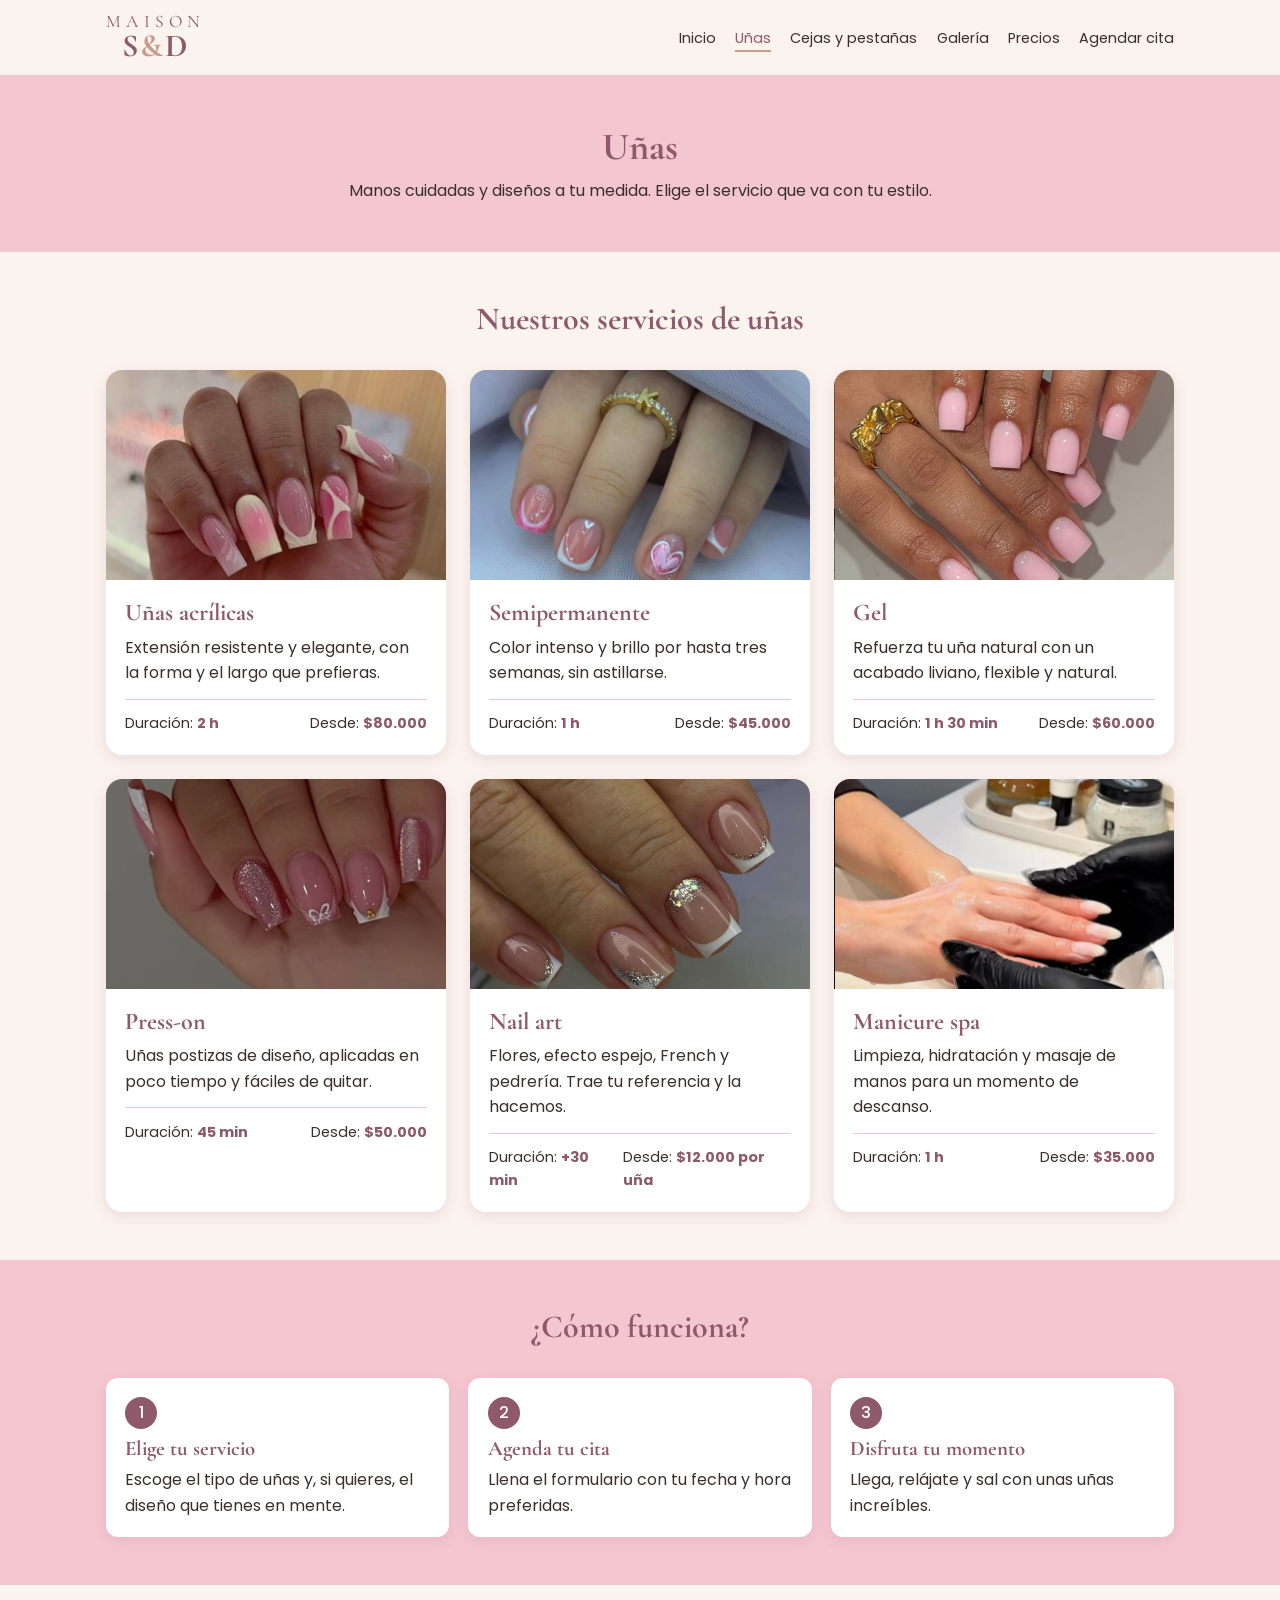
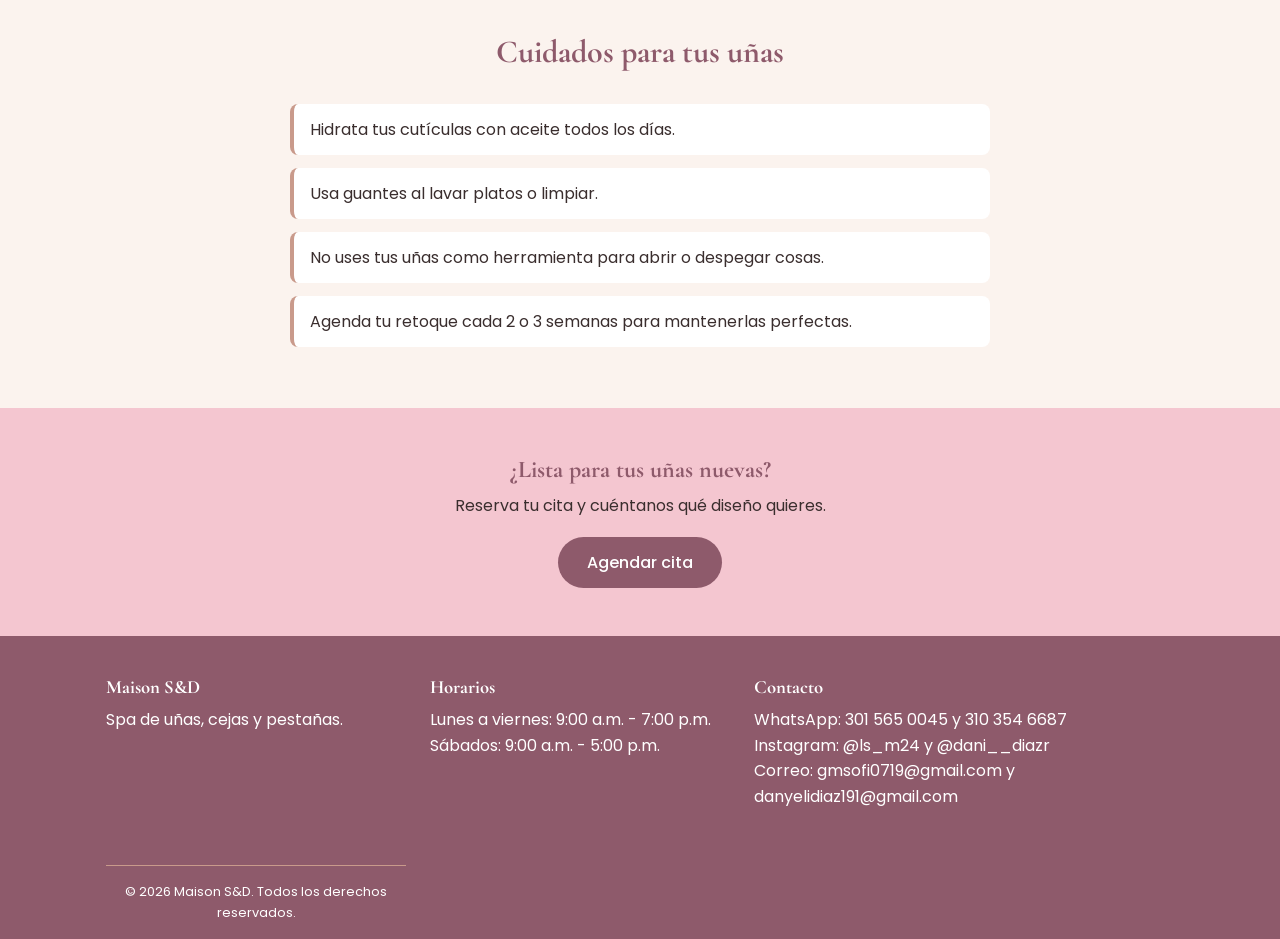
<file: unas.html>
<!DOCTYPE html>
<html lang="es">
<head>
  <meta charset="UTF-8">
  <meta name="viewport" content="width=device-width, initial-scale=1.0">
  <meta name="description" content="Servicios de uñas en Maison S&D: acrílicas, semipermanente, gel, press-on y nail art.">
  <title>Uñas | Maison S&D</title>
  <link rel="preconnect" href="https://fonts.googleapis.com">
  <link rel="preconnect" href="https://fonts.gstatic.com" crossorigin>
  <link href="https://fonts.googleapis.com/css2?family=Cormorant+Garamond:wght@500;700&family=Poppins:wght@300;400;500&display=swap" rel="stylesheet">
  <link rel="stylesheet" href="css/kit.css">
  <link rel="stylesheet" href="css/styles.css">
   <link rel="icon" href="img/icon-sd.jpeg">
</head>
<body>

  <header class="encabezado">
    <div class="contenedor">
      <a href="index.html" class="logo">Maison <strong>S<span>&amp;</span>D</strong></a>
      <nav>
        <ul class="menu">
          <li><a href="index.html">Inicio</a></li>
          <li><a href="unas.html" class="activo">Uñas</a></li>
          <li><a href="cejas-pestanas.html">Cejas y pestañas</a></li>
          <li><a href="galeria.html">Galería</a></li>
          <li><a href="precios.html">Precios</a></li>
          <li><a href="agendar.html">Agendar cita</a></li>
        </ul>
      </nav>
    </div>
  </header>

  <main>
    <section class="banner-pagina">
      <div class="contenedor">
        <h1>Uñas</h1>
        <p>Manos cuidadas y diseños a tu medida. Elige el servicio que va con tu estilo.</p>
      </div>
    </section>

    <section>
      <div class="contenedor">
        <h2 class="titulo-seccion">Nuestros servicios de uñas</h2>
        <div class="rejilla tres">

          <article class="tarjeta">
            <img src="img/unas-acrilicas.jpg" alt="Uñas acrílicas largas en color rosado" loading="lazy">
            <div class="tarjeta-texto">
              <h3>Uñas acrílicas</h3>
              <p>Extensión resistente y elegante, con la forma y el largo que prefieras.</p>
              <ul class="datos">
                <li>Duración: <strong>2 h</strong></li>
                <li>Desde: <strong>$80.000</strong></li>
              </ul>
            </div>
          </article>

          <article class="tarjeta">
            <img src="img/unas-semipermanente.jpg" alt="Manos con esmalte semipermanente brillante" loading="lazy">
            <div class="tarjeta-texto">
              <h3>Semipermanente</h3>
              <p>Color intenso y brillo por hasta tres semanas, sin astillarse.</p>
              <ul class="datos">
                <li>Duración: <strong>1 h</strong></li>
                <li>Desde: <strong>$45.000</strong></li>
              </ul>
            </div>
          </article>

          <article class="tarjeta">
            <img src="img/unas-gel.jpg" alt="Uñas con gel de acabado natural" loading="lazy">
            <div class="tarjeta-texto">
              <h3>Gel</h3>
              <p>Refuerza tu uña natural con un acabado liviano, flexible y natural.</p>
              <ul class="datos">
                <li>Duración: <strong>1 h 30 min</strong></li>
                <li>Desde: <strong>$60.000</strong></li>
              </ul>
            </div>
          </article>

          <article class="tarjeta">
            <img src="img/unas-presson.jpg" alt="Uñas press-on decoradas" loading="lazy">
            <div class="tarjeta-texto">
              <h3>Press-on</h3>
              <p>Uñas postizas de diseño, aplicadas en poco tiempo y fáciles de quitar.</p>
              <ul class="datos">
                <li>Duración: <strong>45 min</strong></li>
                <li>Desde: <strong>$50.000</strong></li>
              </ul>
            </div>
          </article>

          <article class="tarjeta">
            <img src="img/unas-nailart.jpg" alt="Uñas con nail art de flores y detalles dorados" loading="lazy">
            <div class="tarjeta-texto">
              <h3>Nail art</h3>
              <p>Flores, efecto espejo, French y pedrería. Trae tu referencia y la hacemos.</p>
              <ul class="datos">
                <li>Duración: <strong>+30 min</strong></li>
                <li>Desde: <strong>$12.000 por uña</strong></li>
              </ul>
            </div>
          </article>

          <article class="tarjeta">
            <img src="img/unas-manicure.jpg" alt="Manicure y spa de manos con crema hidratante" loading="lazy">
            <div class="tarjeta-texto">
              <h3>Manicure spa</h3>
              <p>Limpieza, hidratación y masaje de manos para un momento de descanso.</p>
              <ul class="datos">
                <li>Duración: <strong>1 h</strong></li>
                <li>Desde: <strong>$35.000</strong></li>
              </ul>
            </div>
          </article>

        </div>
      </div>
    </section>

    <section class="fondo-rosa">
      <div class="contenedor">
        <h2 class="titulo-seccion">¿Cómo funciona?</h2>
        <ol class="pasos">
          <li>
            <h3>Elige tu servicio</h3>
            <p>Escoge el tipo de uñas y, si quieres, el diseño que tienes en mente.</p>
          </li>
          <li>
            <h3>Agenda tu cita</h3>
            <p>Llena el formulario con tu fecha y hora preferidas.</p>
          </li>
          <li>
            <h3>Disfruta tu momento</h3>
            <p>Llega, relájate y sal con unas uñas increíbles.</p>
          </li>
        </ol>
      </div>
    </section>

    <section>
      <div class="contenedor">
        <h2 class="titulo-seccion">Cuidados para tus uñas</h2>
        <ul class="cuidados">
          <li>Hidrata tus cutículas con aceite todos los días.</li>
          <li>Usa guantes al lavar platos o limpiar.</li>
          <li>No uses tus uñas como herramienta para abrir o despegar cosas.</li>
          <li>Agenda tu retoque cada 2 o 3 semanas para mantenerlas perfectas.</li>
        </ul>
      </div>
    </section>

    <section class="fondo-rosa llamado">
      <div class="contenedor">
        <h2>¿Lista para tus uñas nuevas?</h2>
        <p>Reserva tu cita y cuéntanos qué diseño quieres.</p>
        <a href="agendar.html" class="btn">Agendar cita</a>
      </div>
    </section>
  </main>

  <footer class="pie">
    <div class="contenedor">
      <div class="pie-columnas">
        <div>
          <h3>Maison S&amp;D</h3>
          <p>Spa de uñas, cejas y pestañas.</p>
        </div>
        <div>
          <h3>Horarios</h3>
          <ul>
            <li>Lunes a viernes: 9:00 a.m. - 7:00 p.m.</li>
            <li>Sábados: 9:00 a.m. - 5:00 p.m.</li>
          </ul>
        </div>
       <div>
  <h3>Contacto</h3>
  <ul>
    <li>WhatsApp: <a href="https://wa.me/573015650045" target="_blank" rel="noopener">301 565 0045</a> y <a href="https://wa.me/573103546687" target="_blank" rel="noopener">310 354 6687</a></li>
<li>Instagram: <a href="https://instagram.com/ls_m24" target="_blank" rel="noopener">@ls_m24</a> y <a href="https://instagram.com/dani__diazr" target="_blank" rel="noopener">@dani__diazr</a></li>
<li>Correo: <a href="mailto:gmsofi0719@gmail.com">gmsofi0719@gmail.com</a> y <a href="mailto:danyelidiaz191@gmail.com">danyelidiaz191@gmail.com</a></li>
  </ul>
</div>
      <p class="derechos">© 2026 Maison S&amp;D. Todos los derechos reservados.</p>
    </div>
  </footer>

</body>
</html>
</file>
<file: css/kit.css>
:root {
  --crema: #FBF3EE;
  --rosa: #F4C6D0;
  --malva: #8E5A6B;
  --dorado: #C99A8B;
  --texto: #3A2E2E;
  --blanco: #ffffff;
  --error: #b3263e;
  --exito: #5c9a72;
  --fuente-titulos: "Cormorant Garamond", serif;
  --fuente-texto: "Poppins", sans-serif;
  --sombra: 0 4px 14px rgba(142, 90, 107, 0.15);
  --radio: 16px;
}

* {
  box-sizing: border-box;
  margin: 0;
  padding: 0;
}

body {
  font-family: var(--fuente-texto);
  background-color: var(--crema);
  color: var(--texto);
  line-height: 1.6;
}

h1, h2, h3 {
  font-family: var(--fuente-titulos);
  color: var(--malva);
  line-height: 1.2;
}

img {
  max-width: 100%;
  display: block;
}

a {
  color: inherit;
  text-decoration: none;
}

.contenedor {
  max-width: 1100px;
  margin: 0 auto;
  padding: 0 1rem;
}

section {
  padding: 3rem 0;
}

.titulo-seccion {
  text-align: center;
  font-size: 2rem;
  margin-bottom: 2rem;
}

.subtitulo {
  text-align: center;
  max-width: 600px;
  margin: -1rem auto 2rem;
}

.fondo-rosa {
  background-color: var(--rosa);
}

.llamado {
  text-align: center;
}

.llamado p {
  margin: 0.5rem 0 1.2rem;
}

.encabezado {
  position: sticky;
  top: 0;
  z-index: 10;
  background-color: var(--crema);
  border-bottom: 1px solid var(--rosa);
}

.encabezado .contenedor {
  display: flex;
  flex-direction: column;
  align-items: center;
  gap: 0.5rem;
  padding-top: 0.8rem;
  padding-bottom: 0.8rem;
}

.logo {
  font-family: var(--fuente-titulos);
  font-size: 1.1rem;
  letter-spacing: 0.3em;
  text-transform: uppercase;
  color: var(--malva);
  text-align: center;
  line-height: 1;
}

.logo strong {
  display: block;
  font-size: 2rem;
  letter-spacing: 0.05em;
}

.logo span {
  color: var(--dorado);
}

.menu {
  list-style: none;
  display: flex;
  flex-wrap: wrap;
  justify-content: center;
  gap: 0.3rem 1.2rem;
}

.menu a {
  font-size: 0.9rem;
  padding-bottom: 2px;
}

.menu a:hover,
.menu a.activo {
  color: var(--malva);
  border-bottom: 2px solid var(--dorado);
}

.btn {
  display: inline-block;
  background-color: var(--malva);
  color: var(--blanco);
  padding: 0.8rem 1.8rem;
  border-radius: 30px;
  font-weight: 500;
  transition: background-color 0.3s, transform 0.3s;
}

.btn:hover {
  background-color: var(--dorado);
  transform: translateY(-2px);
}

.banner-pagina {
  background-color: var(--rosa);
  text-align: center;
  padding: 3rem 0;
}

.banner-pagina h1 {
  font-size: 2.4rem;
  margin-bottom: 0.5rem;
}

.banner-pagina p {
  max-width: 600px;
  margin: 0 auto;
}

.rejilla {
  display: grid;
  grid-template-columns: 1fr;
  gap: 1.5rem;
}

.tarjeta {
  background-color: var(--blanco);
  border-radius: var(--radio);
  overflow: hidden;
  box-shadow: var(--sombra);
  transition: transform 0.3s;
}

.tarjeta:hover {
  transform: translateY(-6px);
}

.tarjeta img {
  width: 100%;
  height: 210px;
  object-fit: cover;
}

.tarjeta-texto {
  padding: 1.2rem;
}

.tarjeta-texto h3 {
  font-size: 1.5rem;
  margin-bottom: 0.4rem;
}

.tarjeta-texto a {
  display: inline-block;
  margin-top: 0.6rem;
  color: var(--malva);
  font-weight: 500;
}

.datos {
  list-style: none;
  display: flex;
  justify-content: space-between;
  gap: 0.5rem;
  margin-top: 0.8rem;
  padding-top: 0.8rem;
  border-top: 1px solid var(--rosa);
  font-size: 0.9rem;
}

.datos strong {
  color: var(--malva);
}

.pie {
  background-color: var(--malva);
  color: var(--blanco);
  padding: 2.5rem 0 1rem;
}

.pie h3 {
  color: var(--blanco);
  margin-bottom: 0.5rem;
}

.pie-columnas {
  display: grid;
  grid-template-columns: 1fr;
  gap: 1.5rem;
}

.pie ul {
  list-style: none;
}

.pie li {
  overflow-wrap: anywhere;
}

.pie a:hover {
  color: var(--rosa);
}

.derechos {
  text-align: center;
  font-size: 0.8rem;
  margin-top: 2rem;
  border-top: 1px solid var(--dorado);
  padding-top: 1rem;
}

@media (min-width: 768px) {
  .encabezado .contenedor {
    flex-direction: row;
    justify-content: space-between;
  }

  .rejilla.tres {
    grid-template-columns: repeat(3, 1fr);
  }

  .pie-columnas {
    grid-template-columns: 1fr 1fr 1.4fr;
  }
}
</file>
<file: css/styles.css>
.hero {
  background: linear-gradient(rgba(142, 90, 107, 0.55), rgba(142, 90, 107, 0.55)),
              url("../img/hero.jpg") center / cover;
  color: var(--blanco);
  text-align: center;
  padding: 5rem 0;
}

.hero h1 {
  color: var(--blanco);
  font-size: 2.6rem;
  margin-bottom: 1rem;
}

.hero p {
  max-width: 560px;
  margin: 0 auto 1.5rem;
}

.hero .btn {
  background-color: var(--rosa);
  color: var(--malva);
}

.hero .btn:hover {
  background-color: var(--blanco);
}

.beneficio {
  text-align: center;
  padding: 1rem;
}

.beneficio .icono {
  font-size: 2.2rem;
}

.beneficio h3 {
  margin: 0.4rem 0;
}

.testimonio {
  background-color: var(--blanco);
  border-left: 4px solid var(--dorado);
  border-radius: 10px;
  padding: 1.2rem;
}

.testimonio p {
  font-style: italic;
}

.testimonio span {
  display: block;
  margin-top: 0.6rem;
  font-weight: 500;
  color: var(--malva);
}

.pasos {
  list-style: none;
  counter-reset: paso;
  display: grid;
  grid-template-columns: 1fr;
  gap: 1.2rem;
}

.pasos li {
  counter-increment: paso;
  background-color: var(--blanco);
  border-radius: 12px;
  padding: 1.2rem;
  box-shadow: 0 4px 14px rgba(142, 90, 107, 0.12);
}

.pasos li::before {
  content: counter(paso);
  display: inline-block;
  width: 2rem;
  height: 2rem;
  line-height: 2rem;
  text-align: center;
  background-color: var(--malva);
  color: var(--blanco);
  border-radius: 50%;
  font-weight: 500;
  margin-bottom: 0.5rem;
}

.pasos h3 {
  font-size: 1.3rem;
  margin-bottom: 0.3rem;
}

.cuidados {
  max-width: 700px;
  margin: 0 auto;
  list-style: none;
}

.cuidados li {
  background-color: var(--blanco);
  border-left: 4px solid var(--dorado);
  border-radius: 8px;
  padding: 0.8rem 1rem;
  margin-bottom: 0.8rem;
}

.faq {
  max-width: 700px;
  margin: 0 auto;
}

.faq details {
  background-color: var(--blanco);
  border-radius: 10px;
  padding: 0.9rem 1.2rem;
  margin-bottom: 0.8rem;
  box-shadow: 0 2px 8px rgba(142, 90, 107, 0.12);
}

.faq summary {
  cursor: pointer;
  font-weight: 500;
  color: var(--malva);
}

.faq details[open] summary {
  margin-bottom: 0.5rem;
}

.tabla-contenedor {
  overflow-x: auto;
  border-radius: 12px;
  box-shadow: var(--sombra);
}

.tabla-precios {
  width: 100%;
  min-width: 480px;
  border-collapse: collapse;
  background-color: var(--blanco);
}

.tabla-precios caption {
  caption-side: top;
  padding: 0.8rem;
  font-family: var(--fuente-titulos);
  font-size: 1.4rem;
  font-weight: 700;
  color: var(--malva);
}

.tabla-precios thead th {
  background-color: var(--malva);
  color: var(--blanco);
  text-align: left;
  padding: 0.8rem 1rem;
  font-weight: 500;
}

.tabla-precios td,
.tabla-precios tbody th {
  padding: 0.7rem 1rem;
  text-align: left;
  font-weight: 400;
  border-bottom: 1px solid var(--rosa);
}

.tabla-precios tbody tr:nth-child(even) td,
.tabla-precios tbody tr:nth-child(even) th[scope="row"] {
  background-color: var(--crema);
}

.tabla-precios .categoria th {
  background-color: var(--rosa);
  color: var(--malva);
  font-weight: 700;
  letter-spacing: 0.05em;
}

.tabla-precios td:last-child {
  font-weight: 500;
  color: var(--malva);
  white-space: nowrap;
}

.combo {
  background-color: var(--blanco);
  border: 2px solid var(--rosa);
  border-radius: var(--radio);
  padding: 1.5rem;
  text-align: center;
  position: relative;
}

.combo.destacado {
  border-color: var(--dorado);
}

.combo .etiqueta {
  position: absolute;
  top: -0.8rem;
  left: 50%;
  transform: translateX(-50%);
  background-color: var(--dorado);
  color: var(--blanco);
  font-size: 0.75rem;
  padding: 0.2rem 0.9rem;
  border-radius: 20px;
}

.combo h3 {
  font-size: 1.5rem;
  margin-bottom: 0.5rem;
}

.combo ul {
  list-style: none;
  margin-bottom: 0.8rem;
}

.combo .precio {
  font-family: var(--fuente-titulos);
  font-size: 2rem;
  font-weight: 700;
  color: var(--malva);
}

.combo .ahorro {
  font-size: 0.85rem;
  color: var(--dorado);
  margin-bottom: 1rem;
}

.notas {
  max-width: 700px;
  margin: 0 auto;
  list-style: none;
}

.notas li {
  padding: 0.6rem 0;
  border-bottom: 1px dashed var(--dorado);
}

.galeria {
  display: grid;
  grid-template-columns: repeat(2, 1fr);
  gap: 0.8rem;
}

.galeria figure {
  position: relative;
  overflow: hidden;
  border-radius: 14px;
  box-shadow: var(--sombra);
}

.galeria img {
  width: 100%;
  height: 220px;
  object-fit: cover;
  transition: transform 0.4s;
}

.galeria figure:hover img {
  transform: scale(1.08);
}

.galeria figcaption {
  position: absolute;
  left: 0;
  right: 0;
  bottom: 0;
  padding: 0.6rem 0.8rem;
  font-size: 0.85rem;
  color: var(--blanco);
  background: linear-gradient(transparent, rgba(142, 90, 107, 0.85));
}

.comparacion {
  display: grid;
  grid-template-columns: 1fr;
  gap: 1.5rem;
}

.caso {
  background-color: var(--blanco);
  border-radius: var(--radio);
  padding: 1rem;
  box-shadow: var(--sombra);
}

.caso h3 {
  text-align: center;
  font-size: 1.4rem;
  margin-bottom: 0.8rem;
}

.caso-fotos {
  display: grid;
  grid-template-columns: 1fr 1fr;
  gap: 0.5rem;
}

.caso-fotos figure {
  position: relative;
}

.caso-fotos img {
  width: 100%;
  height: 200px;
  object-fit: cover;
  border-radius: 10px;
}

.caso-fotos figcaption {
  position: absolute;
  top: 0.5rem;
  left: 0.5rem;
  background-color: var(--malva);
  color: var(--blanco);
  font-size: 0.75rem;
  padding: 0.15rem 0.7rem;
  border-radius: 20px;
}

.caso-fotos figure:last-child figcaption {
  background-color: var(--dorado);
}

.formulario {
  max-width: 700px;
  margin: 0 auto;
  background-color: var(--blanco);
  border-radius: var(--radio);
  padding: 1.5rem;
  box-shadow: var(--sombra);
}

.formulario fieldset {
  border: 1px solid var(--rosa);
  border-radius: 12px;
  padding: 1rem 1.2rem 1.2rem;
  margin-bottom: 1.5rem;
}

.formulario legend {
  font-family: var(--fuente-titulos);
  font-size: 1.4rem;
  font-weight: 700;
  color: var(--malva);
  padding: 0 0.5rem;
}

.campo {
  margin-bottom: 1rem;
}

.campo label,
.campo .etiqueta-grupo {
  display: block;
  font-weight: 500;
  margin-bottom: 0.3rem;
}

.campo input[type="text"],
.campo input[type="tel"],
.campo input[type="email"],
.campo input[type="date"],
.campo select,
.campo textarea {
  width: 100%;
  padding: 0.7rem 0.9rem;
  font-family: inherit;
  font-size: 1rem;
  color: var(--texto);
  background-color: var(--crema);
  border: 2px solid var(--rosa);
  border-radius: 10px;
}

.campo input:focus,
.campo select:focus,
.campo textarea:focus {
  outline: none;
  border-color: var(--malva);
}

.campo textarea {
  resize: vertical;
  min-height: 100px;
}

.campo .opciones {
  display: flex;
  gap: 1.5rem;
}

.campo .opciones label,
.campo .check label {
  display: inline;
  font-weight: 400;
}

.campo .check {
  display: flex;
  align-items: flex-start;
  gap: 0.5rem;
}

.campo .error {
  display: block;
  min-height: 1.2rem;
  margin-top: 0.25rem;
  font-size: 0.82rem;
  color: var(--error);
}

.campo input.invalido,
.campo select.invalido,
.campo textarea.invalido {
  border-color: var(--error);
}

.campo input.valido,
.campo select.valido,
.campo textarea.valido {
  border-color: var(--exito);
}

.formulario .btn {
  width: 100%;
  border: none;
  cursor: pointer;
  font-family: inherit;
  font-size: 1rem;
}

.resumen {
  max-width: 700px;
  margin: 0 auto 2rem;
  background-color: var(--rosa);
  border-left: 6px solid var(--malva);
  border-radius: 12px;
  padding: 1.2rem 1.5rem;
}

.resumen[hidden] {
  display: none;
}

.resumen h2 {
  font-size: 1.6rem;
  margin-bottom: 0.5rem;
}

.resumen dl {
  display: grid;
  grid-template-columns: auto 1fr;
  gap: 0.3rem 1rem;
  margin-top: 0.8rem;
}

.resumen dt {
  font-weight: 500;
  color: var(--malva);
}

.info-contacto {
  text-align: center;
}

.info-contacto p {
  margin-bottom: 0.4rem;
}

.info-contacto a {
  color: var(--malva);
  font-weight: 500;
  text-decoration: underline;
}

@media (min-width: 768px) {
  .hero h1 {
    font-size: 3.4rem;
  }

  .rejilla.cuatro {
    grid-template-columns: repeat(2, 1fr);
  }

  .pasos {
    grid-template-columns: repeat(3, 1fr);
  }

  .galeria {
    grid-template-columns: repeat(4, 1fr);
  }

  .comparacion {
    grid-template-columns: repeat(2, 1fr);
  }
}

@media (min-width: 1024px) {
  .rejilla.cuatro {
    grid-template-columns: repeat(4, 1fr);
  }
}
</file>
